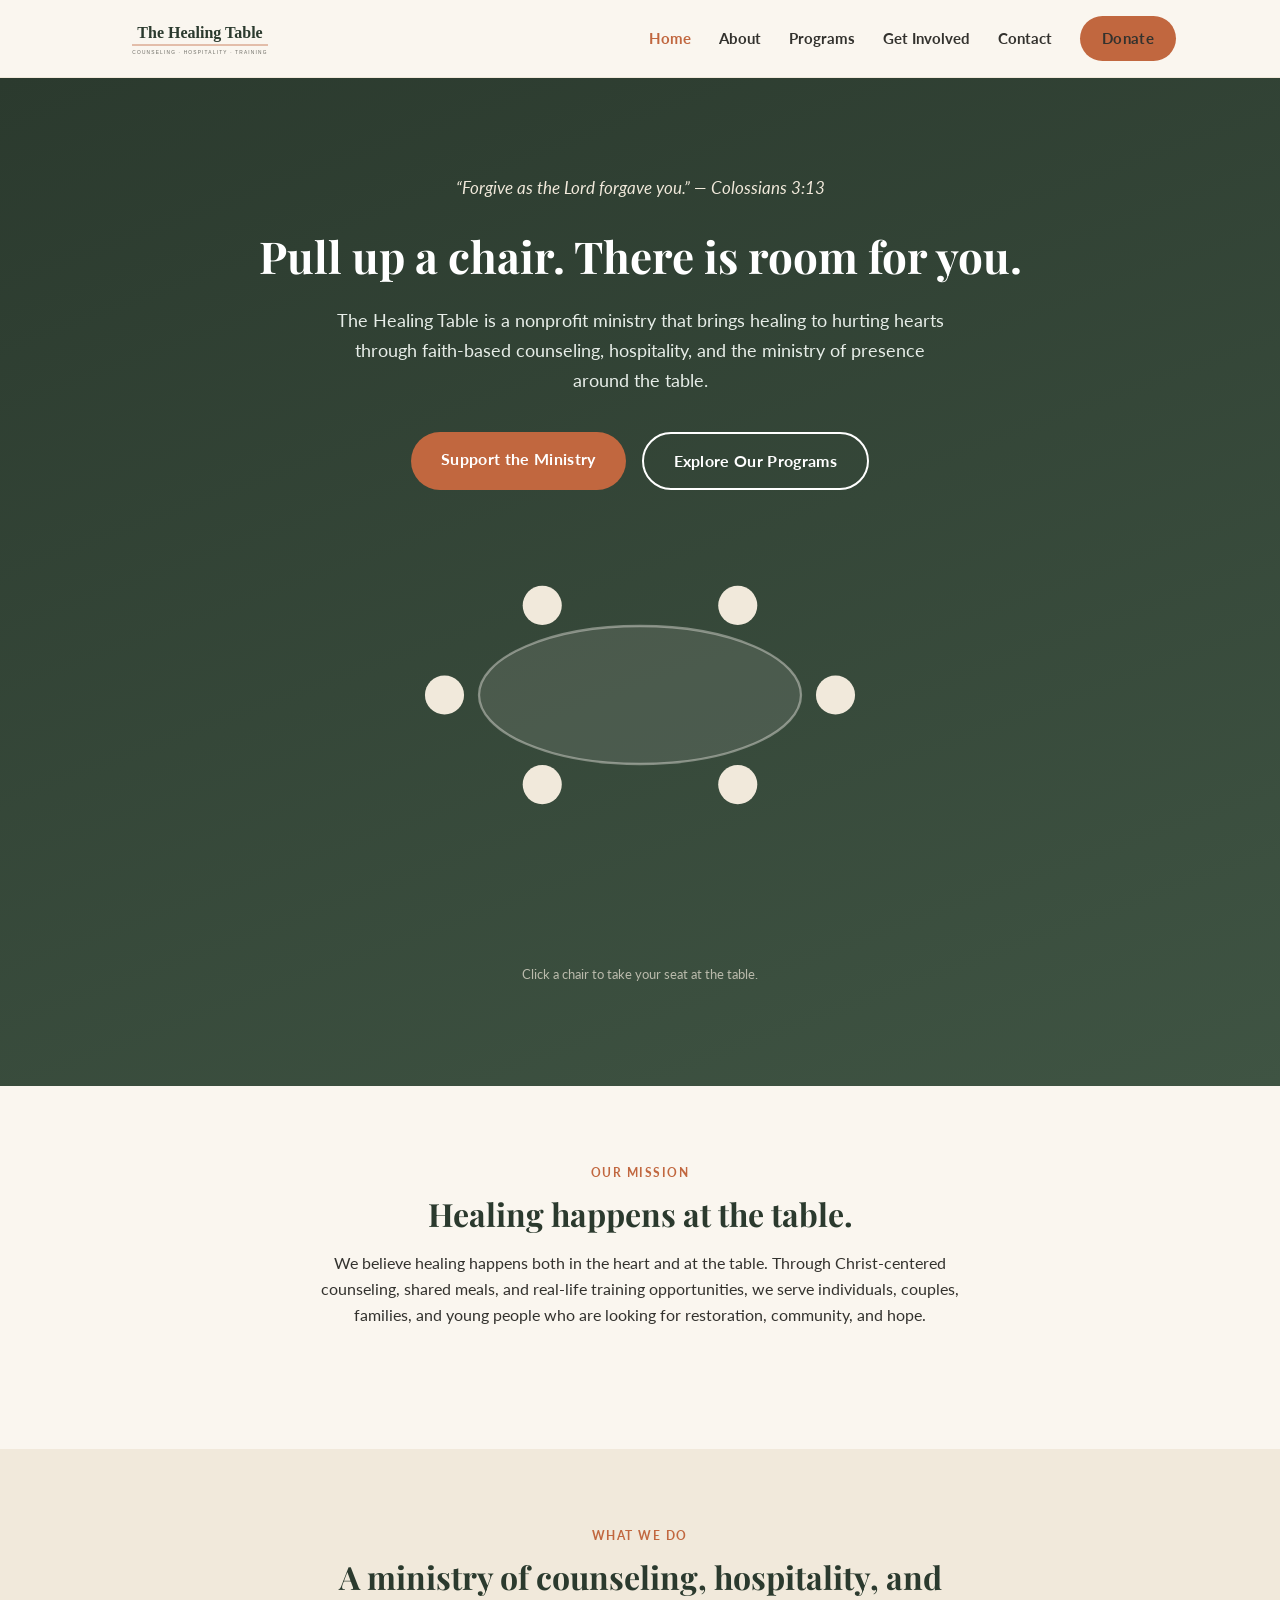
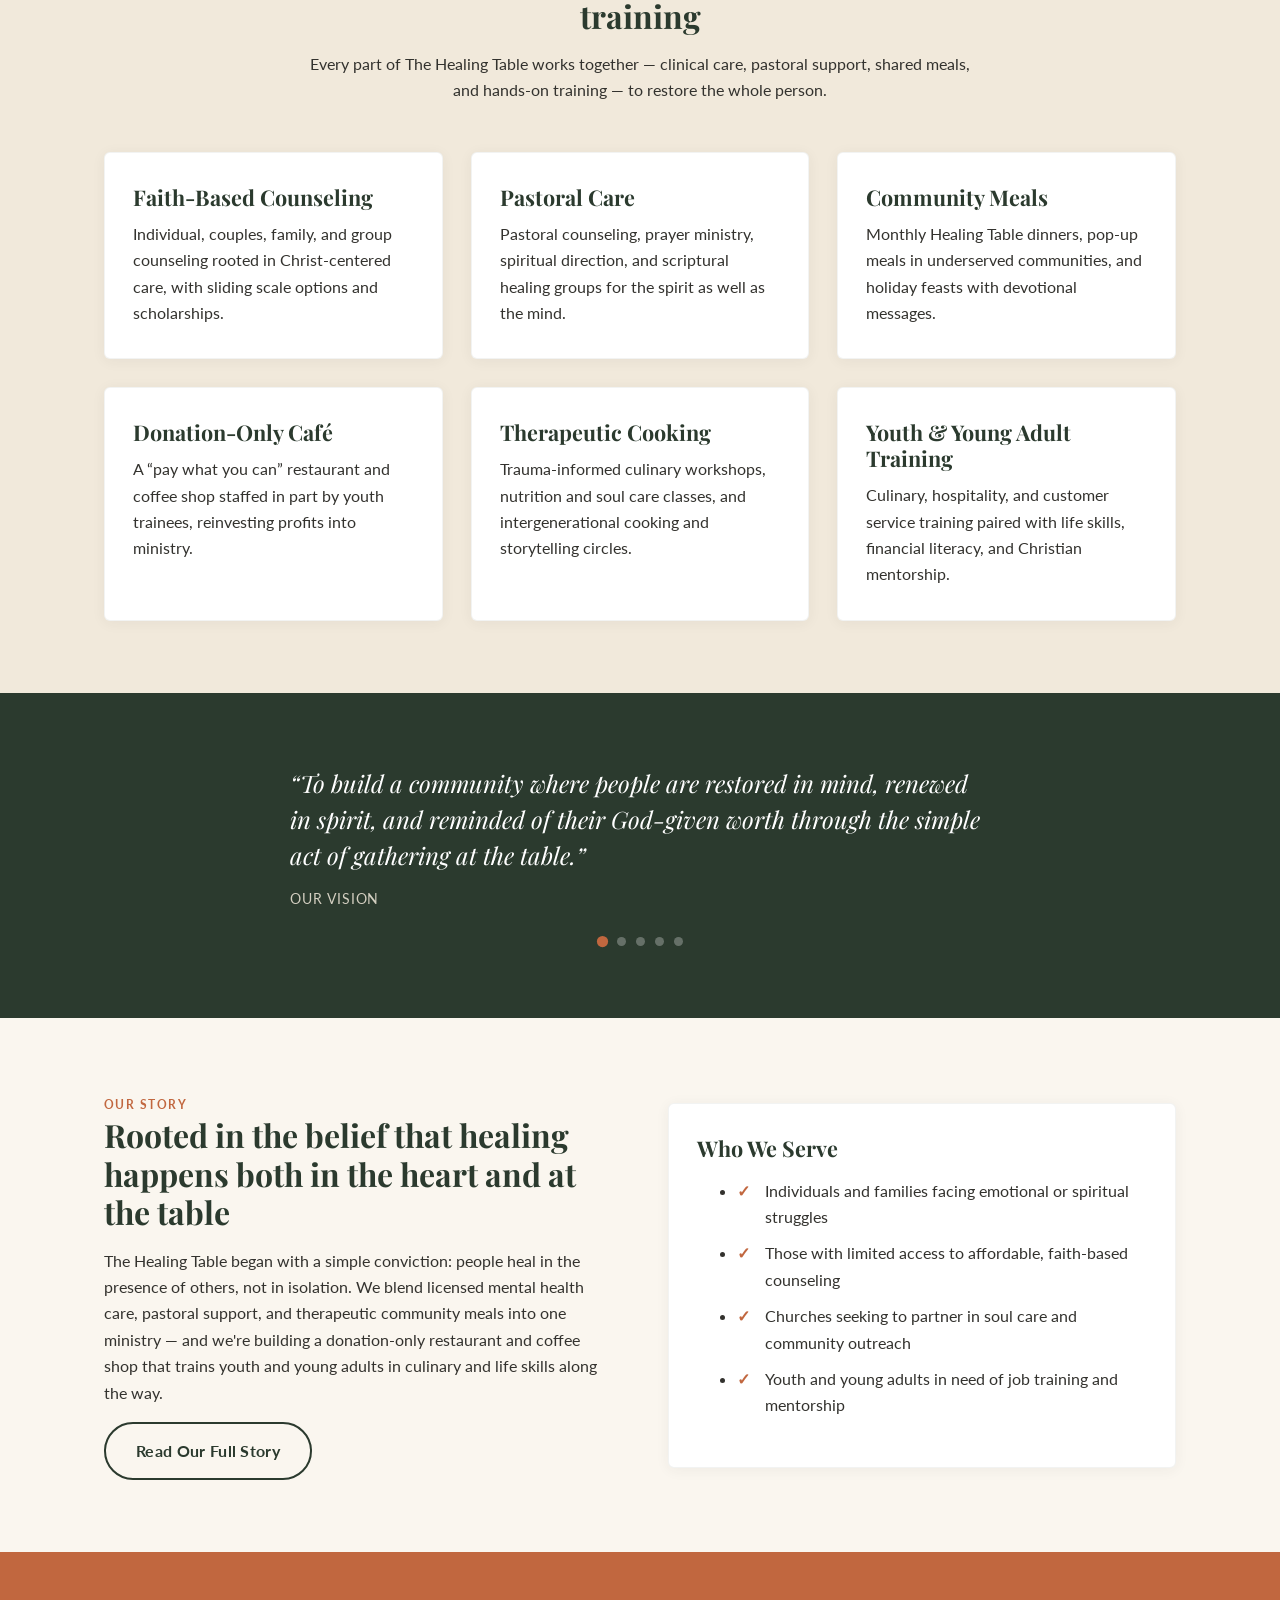
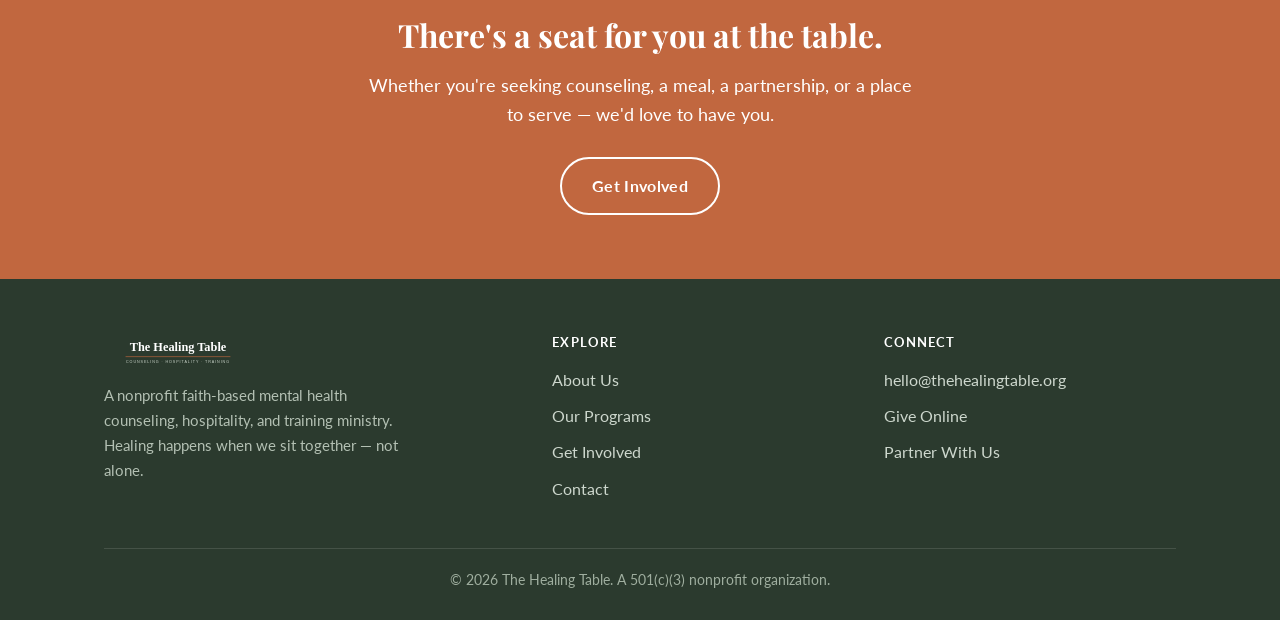
<file: the-healing-table-site-v2/index.html>
<!DOCTYPE html>
<html lang="en">
<head>
<meta charset="UTF-8">
<meta name="viewport" content="width=device-width, initial-scale=1.0">
<title>The Healing Table | Faith-Based Counseling, Hospitality &amp; Training Ministry</title>
<meta name="description" content="The Healing Table is a nonprofit Christian ministry offering faith-based counseling, pastoral care, community meals, and a donation-only restaurant and youth training program.">
<link rel="icon" type="image/svg+xml" href="assets/favicon.svg">
<link rel="preconnect" href="https://fonts.googleapis.com">
<link href="https://fonts.googleapis.com/css2?family=Playfair+Display:wght@600;700&family=Lato:wght@400;700&display=swap" rel="stylesheet">
<link rel="stylesheet" href="css/style.css">
</head>
<body>

<header class="site-header">
  <nav class="nav">
    <a href="index.html" class="nav-brand">
      <img src="assets/logo.svg" alt="The Healing Table" class="logo-img">
    </a>
    <button class="nav-toggle" aria-label="Toggle navigation">&#9776;</button>
    <ul class="nav-links">
      <li><a href="index.html" class="current">Home</a></li>
      <li><a href="about.html">About</a></li>
      <li><a href="services.html">Programs</a></li>
      <li><a href="get-involved.html">Get Involved</a></li>
      <li><a href="contact.html">Contact</a></li>
      <li><a href="get-involved.html#donate" class="btn btn-primary">Donate</a></li>
    </ul>
  </nav>
</header>

<section class="hero">
  <div class="container">
    <p class="verse">&ldquo;Forgive as the Lord forgave you.&rdquo; &mdash; Colossians 3:13</p>
    <h1>Pull up a chair. There is room for you.</h1>
    <p class="lede">The Healing Table is a nonprofit ministry that brings healing to hurting hearts through faith-based counseling, hospitality, and the ministry of presence around the table.</p>
    <div class="hero-actions">
      <a href="get-involved.html#donate" class="btn btn-primary">Support the Ministry</a>
      <a href="services.html" class="btn btn-outline">Explore Our Programs</a>
    </div>

    <div class="seat-table-wrap">
      <svg class="seat-table" viewBox="0 0 400 280" xmlns="http://www.w3.org/2000/svg" aria-label="An illustrated table with six chairs. Click a chair to take a seat.">
        <ellipse cx="200" cy="140" rx="140" ry="60" fill="rgba(250,246,239,0.10)" stroke="rgba(250,246,239,0.4)" stroke-width="2"/>
        <circle class="seat" data-seat="0" cx="370" cy="140" r="17" fill="#f1e9db"/>
        <circle class="seat" data-seat="1" cx="285" cy="217.9" r="17" fill="#f1e9db"/>
        <circle class="seat" data-seat="2" cx="115" cy="217.9" r="17" fill="#f1e9db"/>
        <circle class="seat" data-seat="3" cx="30" cy="140" r="17" fill="#f1e9db"/>
        <circle class="seat" data-seat="4" cx="115" cy="62.1" r="17" fill="#f1e9db"/>
        <circle class="seat" data-seat="5" cx="285" cy="62.1" r="17" fill="#f1e9db"/>
      </svg>
      <p class="seat-message" aria-live="polite"></p>
      <button type="button" class="seat-reset">Choose a different seat</button>
      <p style="font-size:0.8rem;color:var(--color-cream-dark);opacity:0.7;margin-top:8px;">Click a chair to take your seat at the table.</p>
    </div>
  </div>
</section>

<section>
  <div class="container">
    <div class="section-intro reveal">
      <span class="eyebrow">Our Mission</span>
      <h2>Healing happens at the table.</h2>
      <p>We believe healing happens both in the heart and at the table. Through Christ-centered counseling, shared meals, and real-life training opportunities, we serve individuals, couples, families, and young people who are looking for restoration, community, and hope.</p>
    </div>
  </div>
</section>

<section class="section-alt">
  <div class="container">
    <div class="section-intro reveal">
      <span class="eyebrow">What We Do</span>
      <h2>A ministry of counseling, hospitality, and training</h2>
      <p>Every part of The Healing Table works together &mdash; clinical care, pastoral support, shared meals, and hands-on training &mdash; to restore the whole person.</p>
    </div>
    <div class="grid grid-3 reveal-stagger">
      <div class="card reveal reveal-child">
        <h3>Faith-Based Counseling</h3>
        <p>Individual, couples, family, and group counseling rooted in Christ-centered care, with sliding scale options and scholarships.</p>
      </div>
      <div class="card reveal reveal-child">
        <h3>Pastoral Care</h3>
        <p>Pastoral counseling, prayer ministry, spiritual direction, and scriptural healing groups for the spirit as well as the mind.</p>
      </div>
      <div class="card reveal reveal-child">
        <h3>Community Meals</h3>
        <p>Monthly Healing Table dinners, pop-up meals in underserved communities, and holiday feasts with devotional messages.</p>
      </div>
      <div class="card reveal reveal-child">
        <h3>Donation-Only Caf&eacute;</h3>
        <p>A &ldquo;pay what you can&rdquo; restaurant and coffee shop staffed in part by youth trainees, reinvesting profits into ministry.</p>
      </div>
      <div class="card reveal reveal-child">
        <h3>Therapeutic Cooking</h3>
        <p>Trauma-informed culinary workshops, nutrition and soul care classes, and intergenerational cooking and storytelling circles.</p>
      </div>
      <div class="card reveal reveal-child">
        <h3>Youth &amp; Young Adult Training</h3>
        <p>Culinary, hospitality, and customer service training paired with life skills, financial literacy, and Christian mentorship.</p>
      </div>
    </div>
  </div>
</section>

<section class="section-dark">
  <div class="container">
    <div class="quote-carousel reveal">
      <div class="quote-slide active">
        <blockquote>&ldquo;To build a community where people are restored in mind, renewed in spirit, and reminded of their God-given worth through the simple act of gathering at the table.&rdquo;
        <cite>Our Vision</cite></blockquote>
      </div>
      <div class="quote-slide">
        <blockquote>&ldquo;To bring healing to hurting hearts through faith-based counseling, hospitality, and the ministry of presence around the table.&rdquo;
        <cite>Our Mission</cite></blockquote>
      </div>
      <div class="quote-slide">
        <blockquote>&ldquo;Forgive as the Lord forgave you.&rdquo;
        <cite>Colossians 3:13</cite></blockquote>
      </div>
      <div class="quote-slide">
        <blockquote>&ldquo;Practice hospitality to one another without grumbling.&rdquo;
        <cite>1 Peter 4:9</cite></blockquote>
      </div>
      <div class="quote-slide">
        <blockquote>&ldquo;They devoted themselves to the breaking of bread and to prayer.&rdquo;
        <cite>Acts 2:42</cite></blockquote>
      </div>
      <div class="quote-dots"></div>
    </div>
  </div>
</section>

<section>
  <div class="container split">
    <div class="reveal">
      <span class="eyebrow" style="color:var(--color-terracotta);text-transform:uppercase;letter-spacing:0.12em;font-size:0.78rem;font-weight:700;">Our Story</span>
      <h2>Rooted in the belief that healing happens both in the heart and at the table</h2>
      <p>The Healing Table began with a simple conviction: people heal in the presence of others, not in isolation. We blend licensed mental health care, pastoral support, and therapeutic community meals into one ministry &mdash; and we're building a donation-only restaurant and coffee shop that trains youth and young adults in culinary and life skills along the way.</p>
      <a href="about.html" class="btn btn-outline-dark">Read Our Full Story</a>
    </div>
    <div class="card reveal">
      <h3>Who We Serve</h3>
      <ul class="check">
        <li>Individuals and families facing emotional or spiritual struggles</li>
        <li>Those with limited access to affordable, faith-based counseling</li>
        <li>Churches seeking to partner in soul care and community outreach</li>
        <li>Youth and young adults in need of job training and mentorship</li>
      </ul>
    </div>
  </div>
</section>

<section class="cta-band">
  <div class="container reveal">
    <h2>There's a seat for you at the table.</h2>
    <p>Whether you're seeking counseling, a meal, a partnership, or a place to serve &mdash; we'd love to have you.</p>
    <a href="get-involved.html" class="btn btn-outline">Get Involved</a>
  </div>
</section>

<footer class="site-footer">
  <div class="container">
    <div class="footer-grid">
      <div class="footer-brand">
        <img src="assets/logo-light.svg" alt="The Healing Table" class="footer-logo">
        <p>A nonprofit faith-based mental health counseling, hospitality, and training ministry. Healing happens when we sit together &mdash; not alone.</p>
      </div>
      <div>
        <h4>Explore</h4>
        <ul>
          <li><a href="about.html">About Us</a></li>
          <li><a href="services.html">Our Programs</a></li>
          <li><a href="get-involved.html">Get Involved</a></li>
          <li><a href="contact.html">Contact</a></li>
        </ul>
      </div>
      <div>
        <h4>Connect</h4>
        <ul>
          <li><a href="mailto:hello@thehealingtable.org">hello@thehealingtable.org</a></li>
          <li><a href="get-involved.html#donate">Give Online</a></li>
          <li><a href="contact.html">Partner With Us</a></li>
        </ul>
      </div>
    </div>
    <div class="footer-bottom">
      &copy; <span id="year"></span> The Healing Table. A 501(c)(3) nonprofit organization.
    </div>
  </div>
</footer>

<script src="js/main.js"></script>
</body>
</html>
</file>
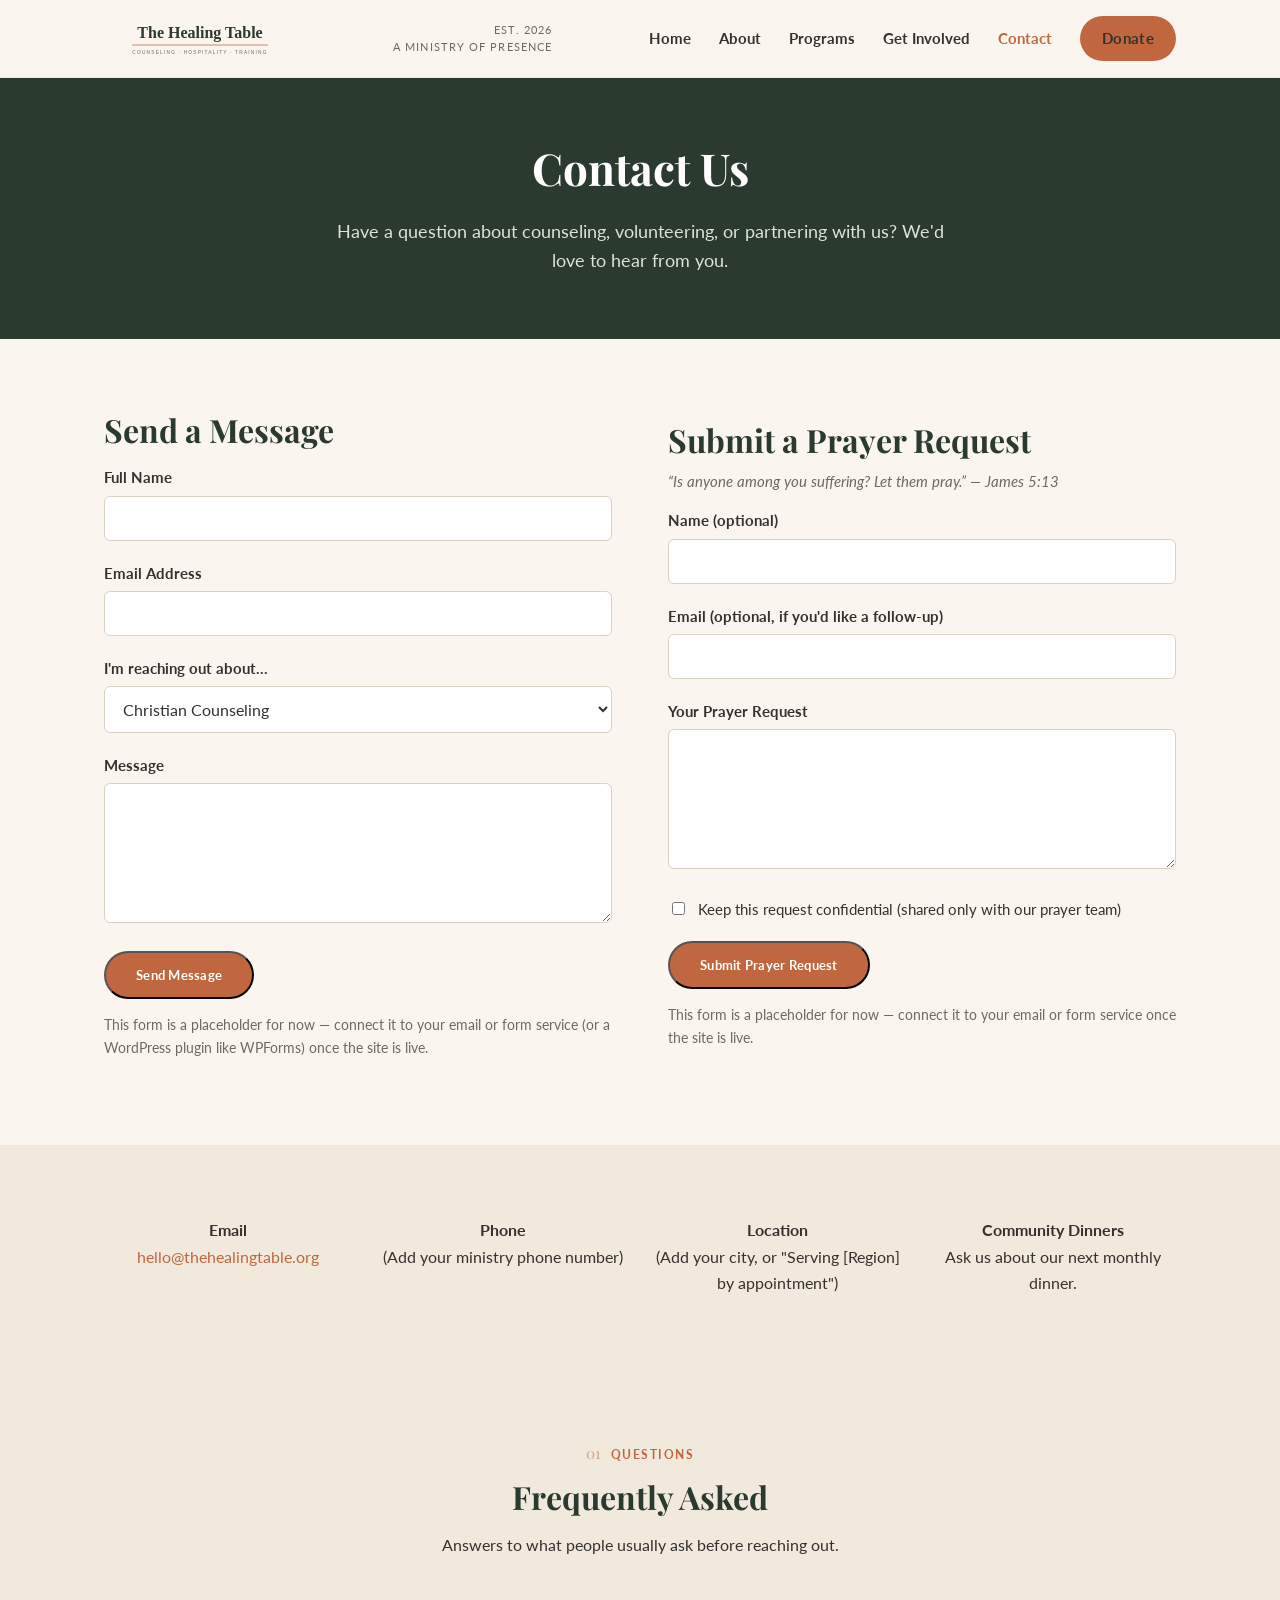
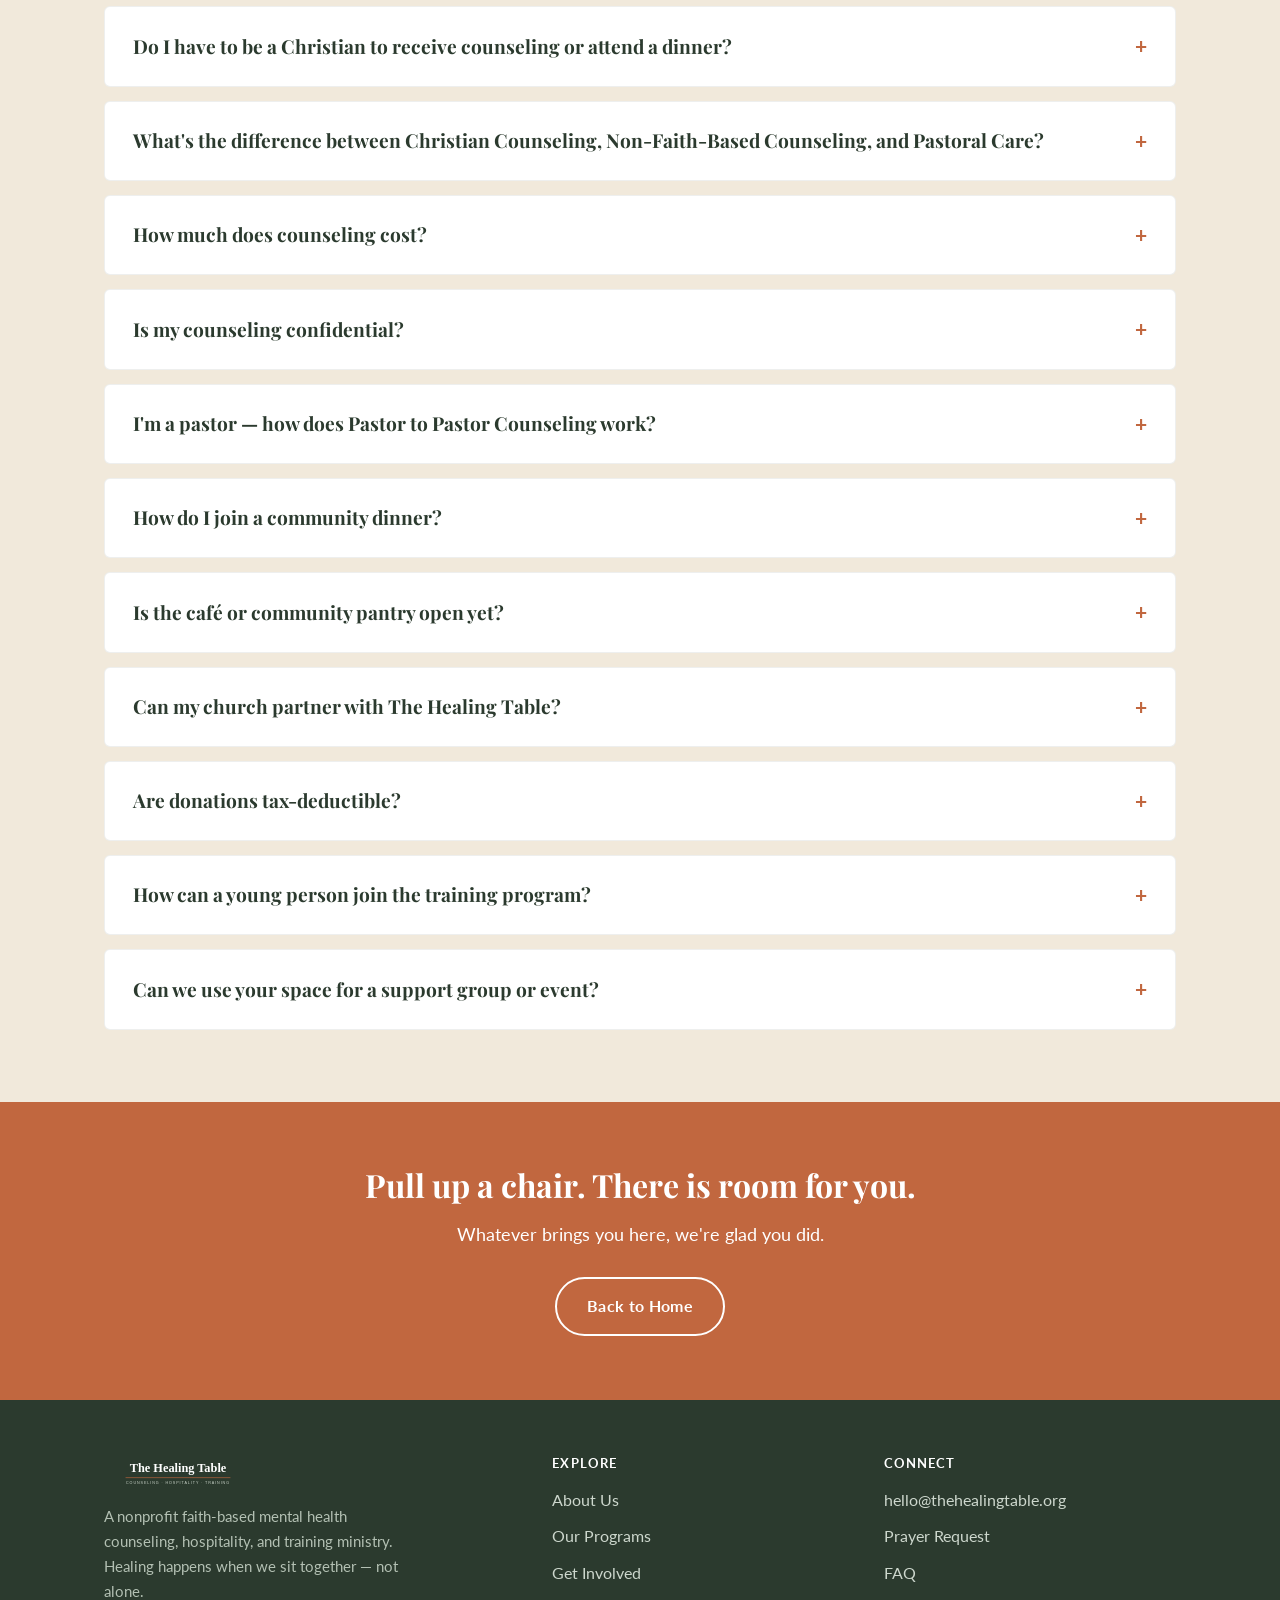
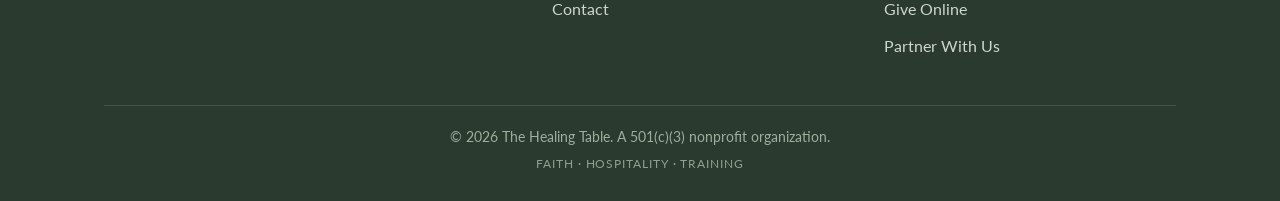
<file: contact.html>
<!DOCTYPE html>
<html lang="en">
<head>
<meta charset="UTF-8">
<meta name="viewport" content="width=device-width, initial-scale=1.0">
<title>Contact | The Healing Table</title>
<meta name="description" content="Get in touch with The Healing Table to ask about counseling, community meals, volunteering, or church partnerships.">
<link rel="icon" type="image/svg+xml" href="assets/favicon.svg">
<link rel="preconnect" href="https://fonts.googleapis.com">
<link href="https://fonts.googleapis.com/css2?family=Playfair+Display:wght@600;700&family=Lato:wght@400;700&display=swap" rel="stylesheet">
<link rel="stylesheet" href="css/style.css">
</head>
<body>

<header class="site-header">
  <nav class="nav">
    <a href="index.html" class="nav-brand">
      <img src="assets/logo.svg" alt="The Healing Table" class="logo-img">
    </a>
    <span class="nav-tagline">Est. 2026<br>A Ministry of Presence</span>
    <button class="nav-toggle" aria-label="Toggle navigation">&#9776;</button>
    <ul class="nav-links">
      <li><a href="index.html">Home</a></li>
      <li><a href="about.html">About</a></li>
      <li><a href="services.html">Programs</a></li>
      <li><a href="get-involved.html">Get Involved</a></li>
      <li><a href="contact.html" class="current">Contact</a></li>
      <li><a href="get-involved.html#donate" class="btn btn-primary">Donate</a></li>
    </ul>
  </nav>
</header>

<section class="page-hero page-hero-photo" style="background-image:url('https://picsum.photos/seed/ministry-contact-hero/1800/600');">
  <div class="container">
    <h1>Contact Us</h1>
    <p>Have a question about counseling, volunteering, or partnering with us? We'd love to hear from you.</p>
  </div>
</section>

<section>
  <div class="container split">
    <div class="reveal">
      <h2>Send a Message</h2>
      <form action="#" method="post">
        <div class="form-group">
          <label for="name">Full Name</label>
          <input type="text" id="name" name="name" required>
        </div>
        <div class="form-group">
          <label for="email">Email Address</label>
          <input type="email" id="email" name="email" required>
        </div>
        <div class="form-group">
          <label for="reason">I'm reaching out about&hellip;</label>
          <select id="reason" name="reason">
            <option>Christian Counseling</option>
            <option>Non-Faith-Based Counseling</option>
            <option>Pastoral Care</option>
            <option>Pastor to Pastor Counseling</option>
            <option>Volunteering</option>
            <option>Church or Community Partnership</option>
            <option>Event Space / Trauma Support Group</option>
            <option>Donating / Giving</option>
            <option>General Question</option>
          </select>
        </div>
        <div class="form-group">
          <label for="message">Message</label>
          <textarea id="message" name="message" required></textarea>
        </div>
        <button type="submit" class="btn btn-primary">Send Message</button>
      </form>
      <p style="margin-top:14px; color:var(--color-text-light); font-size:0.88rem;">This form is a placeholder for now &mdash; connect it to your email or form service (or a WordPress plugin like WPForms) once the site is live.</p>
    </div>

    <div class="reveal" id="prayer">
      <h2>Submit a Prayer Request</h2>
      <p style="font-style:italic;color:var(--color-text-light);font-size:0.92rem;margin-top:-6px;">&ldquo;Is anyone among you suffering? Let them pray.&rdquo; &mdash; James 5:13</p>
      <form action="#" method="post">
        <div class="form-group">
          <label for="prayer-name">Name (optional)</label>
          <input type="text" id="prayer-name" name="prayer-name">
        </div>
        <div class="form-group">
          <label for="prayer-email">Email (optional, if you'd like a follow-up)</label>
          <input type="email" id="prayer-email" name="prayer-email">
        </div>
        <div class="form-group">
          <label for="prayer-request">Your Prayer Request</label>
          <textarea id="prayer-request" name="prayer-request" required></textarea>
        </div>
        <div class="form-group" style="display:flex;align-items:center;gap:10px;">
          <input type="checkbox" id="prayer-confidential" name="prayer-confidential" style="width:auto;">
          <label for="prayer-confidential" style="margin:0;font-weight:400;">Keep this request confidential (shared only with our prayer team)</label>
        </div>
        <button type="submit" class="btn btn-primary">Submit Prayer Request</button>
      </form>
      <p style="margin-top:14px; color:var(--color-text-light); font-size:0.88rem;">This form is a placeholder for now &mdash; connect it to your email or form service once the site is live.</p>
    </div>
  </div>
</section>

<section class="section-alt">
  <div class="container">
    <div class="grid grid-4 reveal-stagger" style="text-align:center;">
      <div class="reveal reveal-child">
        <strong>Email</strong><br>
        <a href="mailto:hello@thehealingtable.org">hello@thehealingtable.org</a>
      </div>
      <div class="reveal reveal-child">
        <strong>Phone</strong><br>
        <span>(Add your ministry phone number)</span>
      </div>
      <div class="reveal reveal-child">
        <strong>Location</strong><br>
        <span>(Add your city, or "Serving [Region] by appointment")</span>
      </div>
      <div class="reveal reveal-child">
        <strong>Community Dinners</strong><br>
        <span>Ask us about our next monthly dinner.</span>
      </div>
    </div>
  </div>
</section>

<section class="section-alt" id="faq">
  <div class="container">
    <div class="section-intro reveal">
      <span class="eyebrow-num"><span class="num">01</span><span class="label">Questions</span></span>
      <h2>Frequently Asked</h2>
      <p>Answers to what people usually ask before reaching out.</p>
    </div>
    <div class="explorer">

      <details class="explorer-item reveal">
        <summary>
          <div class="summary-text">Do I have to be a Christian to receive counseling or attend a dinner?</div>
          <span class="chevron">+</span>
        </summary>
        <div class="explorer-body">
          <p>No. Our doors are open to anyone seeking support, regardless of faith background. Ask for Non-Faith-Based Counseling if you'd rather your sessions not include scripture or prayer &mdash; it's the same licensed clinical care, just without the religious lens. Everyone has a seat at the table.</p>
        </div>
      </details>

      <details class="explorer-item reveal">
        <summary>
          <div class="summary-text">What's the difference between Christian Counseling, Non-Faith-Based Counseling, and Pastoral Care?</div>
          <span class="chevron">+</span>
        </summary>
        <div class="explorer-body">
          <p>Christian Counseling and Non-Faith-Based Counseling are both licensed clinical care from the same counselors &mdash; the only difference is whether faith is woven into your sessions. Pastoral Care is different: it's spiritual support from one of our pastors (prayer, spiritual direction, biblical encouragement), not clinical treatment, and it's not a substitute for licensed counseling. Many people use both together.</p>
        </div>
      </details>

      <details class="explorer-item reveal">
        <summary>
          <div class="summary-text">How much does counseling cost?</div>
          <span class="chevron">+</span>
        </summary>
        <div class="explorer-body">
          <p>We offer sliding-scale payment options and scholarships, so cost is never a barrier to getting care. Ask us about what's available when you reach out.</p>
        </div>
      </details>

      <details class="explorer-item reveal">
        <summary>
          <div class="summary-text">Is my counseling confidential?</div>
          <span class="chevron">+</span>
        </summary>
        <div class="explorer-body">
          <p>Yes. Our licensed counselors follow standard confidentiality and clinical supervision protocols, and we carry liability insurance to support that care.</p>
        </div>
      </details>

      <details class="explorer-item reveal">
        <summary>
          <div class="summary-text">I'm a pastor &mdash; how does Pastor to Pastor Counseling work?</div>
          <span class="chevron">+</span>
        </summary>
        <div class="explorer-body">
          <p>This service offers confidential, one-on-one counseling for pastors and ministry leaders in Baton Rouge and the surrounding areas &mdash; a space to be cared for yourself, outside your own congregation. Reach out through the form above and mention Pastor to Pastor Counseling in your message.</p>
        </div>
      </details>

      <details class="explorer-item reveal">
        <summary>
          <div class="summary-text">How do I join a community dinner?</div>
          <span class="chevron">+</span>
        </summary>
        <div class="explorer-body">
          <p>Reach out through the form above or by email, and we'll let you know the date, time, and location of our next Healing Table dinner. No strings attached &mdash; just come as you are.</p>
        </div>
      </details>

      <details class="explorer-item reveal">
        <summary>
          <div class="summary-text">Is the caf&eacute; or community pantry open yet?</div>
          <span class="chevron">+</span>
        </summary>
        <div class="explorer-body">
          <p>Not yet &mdash; the caf&eacute;, teaching kitchen, and community pantry open together as part of our Phase 2 expansion. The pantry will offer groceries and household essentials to anyone in need, no questions asked. Reach out to be added to our list and hear first when it opens.</p>
        </div>
      </details>

      <details class="explorer-item reveal">
        <summary>
          <div class="summary-text">Can my church partner with The Healing Table?</div>
          <span class="chevron">+</span>
        </summary>
        <div class="explorer-body">
          <p>Absolutely. We partner with churches for speaking engagements, co-hosted community meals, and scholarship sponsorships. Visit our Get Involved page or contact us to start the conversation.</p>
        </div>
      </details>

      <details class="explorer-item reveal">
        <summary>
          <div class="summary-text">Are donations tax-deductible?</div>
          <span class="chevron">+</span>
        </summary>
        <div class="explorer-body">
          <p>Yes. The Healing Table is a 501(c)(3) nonprofit organization, and every gift is tax-deductible.</p>
        </div>
      </details>

      <details class="explorer-item reveal">
        <summary>
          <div class="summary-text">How can a young person join the training program?</div>
          <span class="chevron">+</span>
        </summary>
        <div class="explorer-body">
          <p>Our Youth &amp; Young Adult Training Program launches alongside our Phase 2 facility expansion. Contact us to be added to the interest list so you're first to know when applications open.</p>
        </div>
      </details>

      <details class="explorer-item reveal">
        <summary>
          <div class="summary-text">Can we use your space for a support group or event?</div>
          <span class="chevron">+</span>
        </summary>
        <div class="explorer-body">
          <p>That's the plan &mdash; our trauma-informed event space opens as part of our Phase 2 facility expansion, available for community partners, outside organizations, and support groups. Reach out to be added to our list and hear first when it's ready.</p>
        </div>
      </details>

    </div>
  </div>
</section>

<section class="cta-band">
  <div class="container reveal">
    <h2>Pull up a chair. There is room for you.</h2>
    <p>Whatever brings you here, we're glad you did.</p>
    <a href="index.html" class="btn btn-outline">Back to Home</a>
  </div>
</section>

<footer class="site-footer">
  <div class="container">
    <div class="footer-grid">
      <div class="footer-brand">
        <img src="assets/logo-light.svg" alt="The Healing Table" class="footer-logo">
        <p>A nonprofit faith-based mental health counseling, hospitality, and training ministry. Healing happens when we sit together &mdash; not alone.</p>
      </div>
      <div>
        <h4>Explore</h4>
        <ul>
          <li><a href="about.html">About Us</a></li>
          <li><a href="services.html">Our Programs</a></li>
          <li><a href="get-involved.html">Get Involved</a></li>
          <li><a href="contact.html">Contact</a></li>
        </ul>
      </div>
      <div>
        <h4>Connect</h4>
        <ul>
          <li><a href="mailto:hello@thehealingtable.org">hello@thehealingtable.org</a></li>
          <li><a href="contact.html#prayer">Prayer Request</a></li>
          <li><a href="contact.html#faq">FAQ</a></li>
          <li><a href="get-involved.html#donate">Give Online</a></li>
          <li><a href="contact.html">Partner With Us</a></li>
        </ul>
      </div>
    </div>
    <div class="footer-bottom">
      &copy; <span id="year"></span> The Healing Table. A 501(c)(3) nonprofit organization.<div class="footer-meta">Faith &middot; Hospitality &middot; Training</div>
    </div>
  </div>
</footer>

<script src="js/main.js"></script>
</body>
</html>
</file>
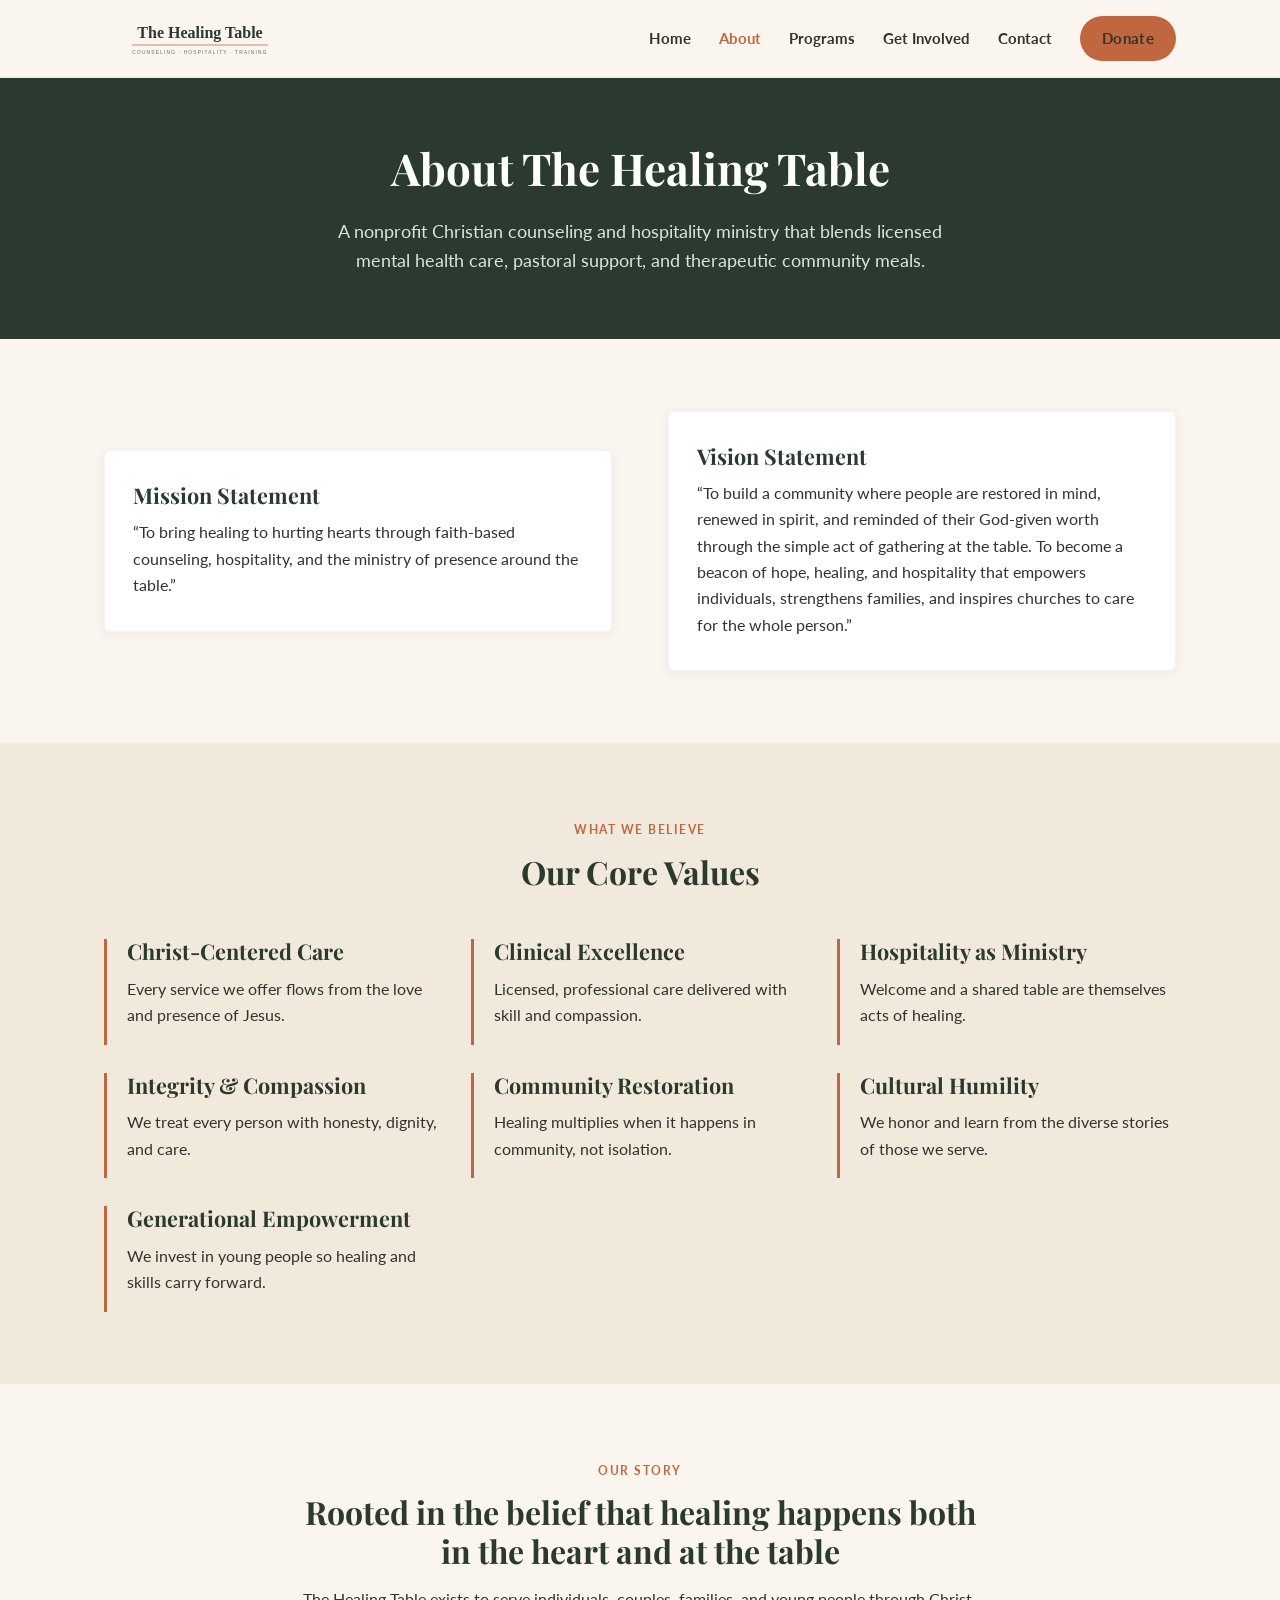
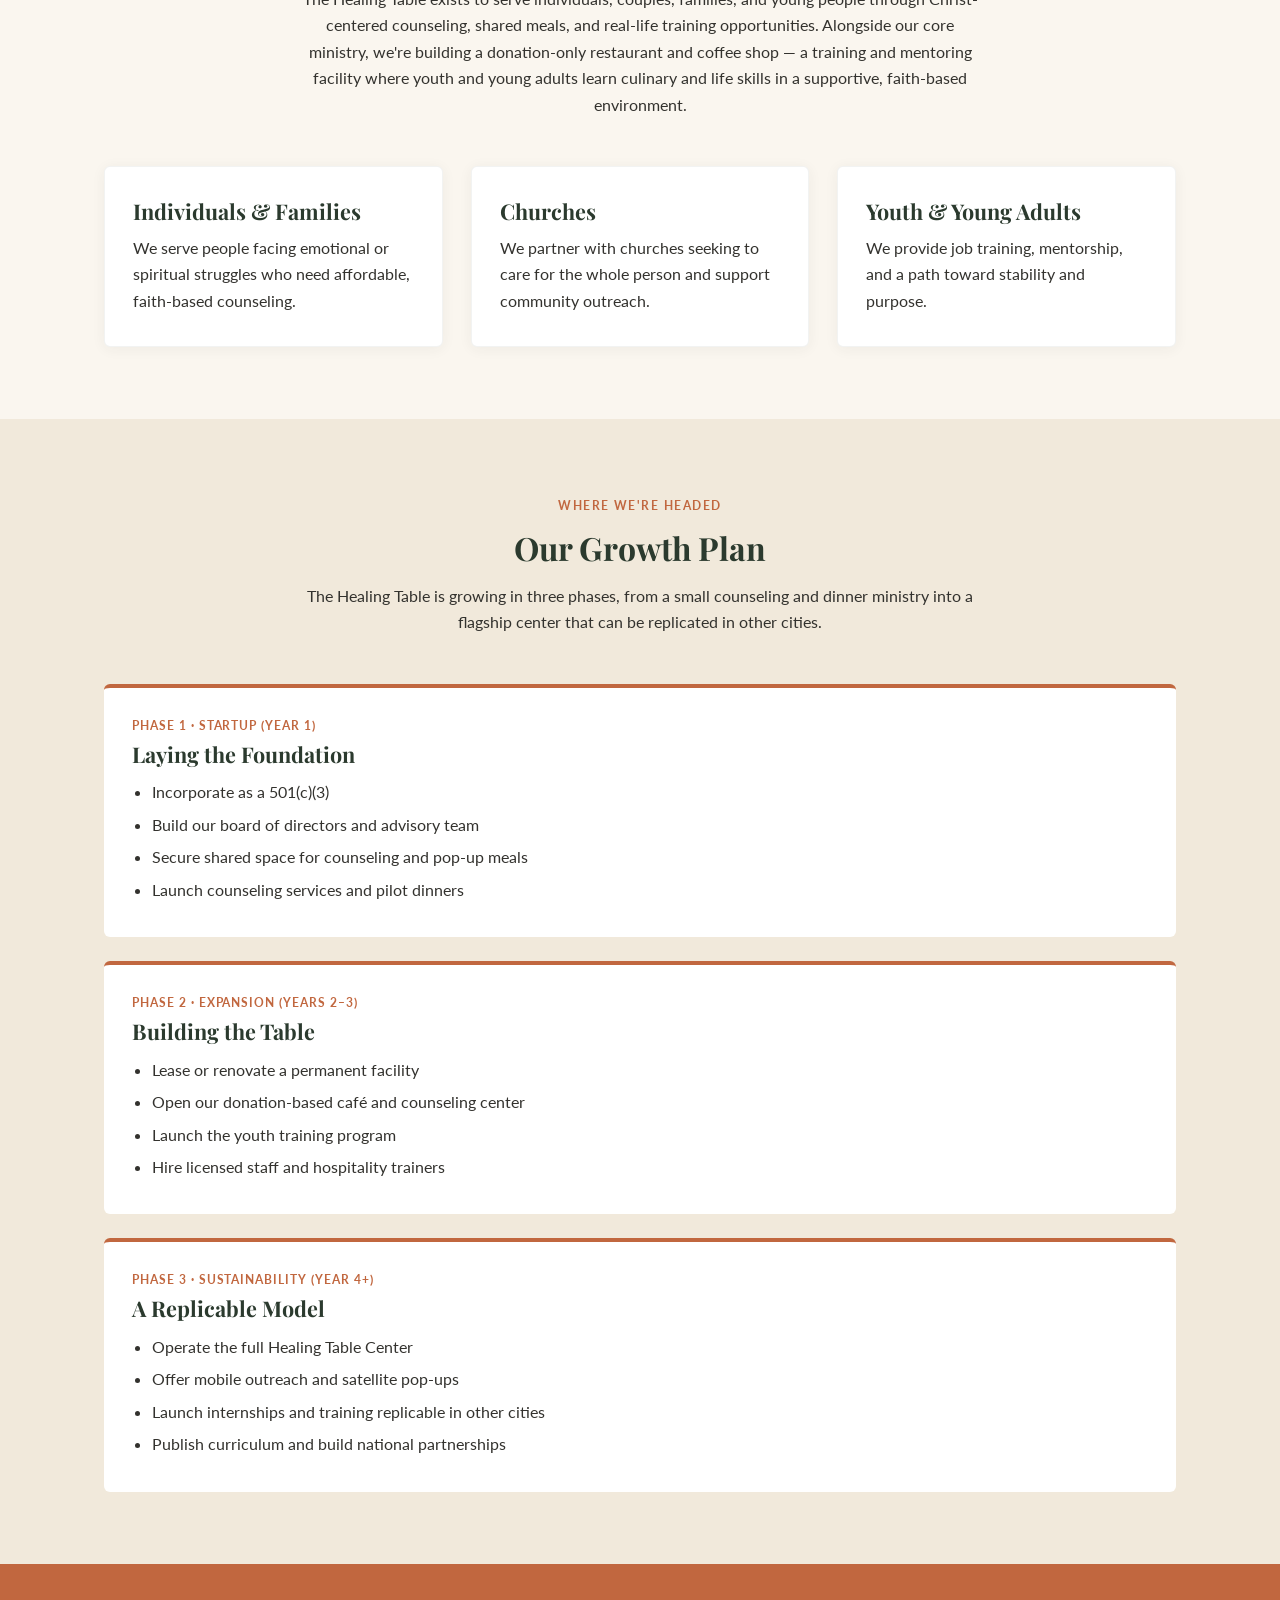
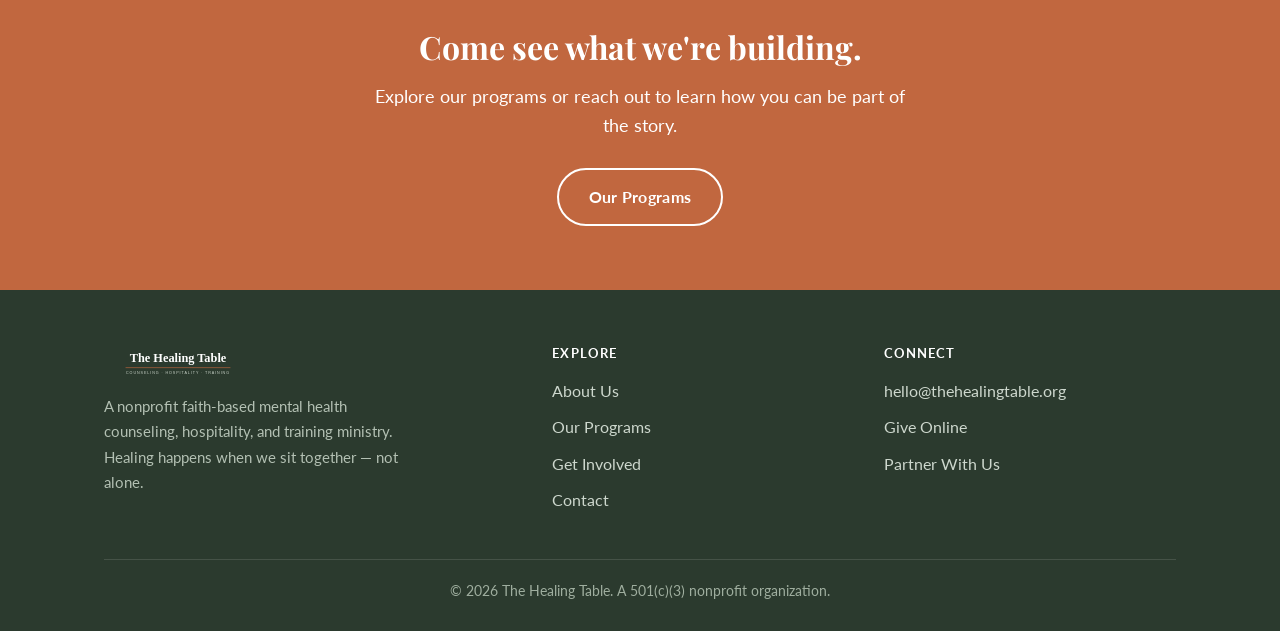
<file: the-healing-table-site-v2/about.html>
<!DOCTYPE html>
<html lang="en">
<head>
<meta charset="UTF-8">
<meta name="viewport" content="width=device-width, initial-scale=1.0">
<title>About | The Healing Table</title>
<meta name="description" content="Learn about The Healing Table's mission, vision, and core values as a faith-based counseling, hospitality, and training ministry.">
<link rel="icon" type="image/svg+xml" href="assets/favicon.svg">
<link rel="preconnect" href="https://fonts.googleapis.com">
<link href="https://fonts.googleapis.com/css2?family=Playfair+Display:wght@600;700&family=Lato:wght@400;700&display=swap" rel="stylesheet">
<link rel="stylesheet" href="css/style.css">
</head>
<body>

<header class="site-header">
  <nav class="nav">
    <a href="index.html" class="nav-brand">
      <img src="assets/logo.svg" alt="The Healing Table" class="logo-img">
    </a>
    <button class="nav-toggle" aria-label="Toggle navigation">&#9776;</button>
    <ul class="nav-links">
      <li><a href="index.html">Home</a></li>
      <li><a href="about.html" class="current">About</a></li>
      <li><a href="services.html">Programs</a></li>
      <li><a href="get-involved.html">Get Involved</a></li>
      <li><a href="contact.html">Contact</a></li>
      <li><a href="get-involved.html#donate" class="btn btn-primary">Donate</a></li>
    </ul>
  </nav>
</header>

<section class="page-hero">
  <div class="container">
    <h1>About The Healing Table</h1>
    <p>A nonprofit Christian counseling and hospitality ministry that blends licensed mental health care, pastoral support, and therapeutic community meals.</p>
  </div>
</section>

<section>
  <div class="container split">
    <div class="card reveal">
      <h3>Mission Statement</h3>
      <p>&ldquo;To bring healing to hurting hearts through faith-based counseling, hospitality, and the ministry of presence around the table.&rdquo;</p>
    </div>
    <div class="card reveal">
      <h3>Vision Statement</h3>
      <p>&ldquo;To build a community where people are restored in mind, renewed in spirit, and reminded of their God-given worth through the simple act of gathering at the table. To become a beacon of hope, healing, and hospitality that empowers individuals, strengthens families, and inspires churches to care for the whole person.&rdquo;</p>
    </div>
  </div>
</section>

<section class="section-alt">
  <div class="container">
    <div class="section-intro reveal">
      <span class="eyebrow">What We Believe</span>
      <h2>Our Core Values</h2>
    </div>
    <div class="grid grid-3 reveal-stagger">
      <div class="value-card reveal reveal-child">
        <h3>Christ-Centered Care</h3>
        <p>Every service we offer flows from the love and presence of Jesus.</p>
      </div>
      <div class="value-card reveal reveal-child">
        <h3>Clinical Excellence</h3>
        <p>Licensed, professional care delivered with skill and compassion.</p>
      </div>
      <div class="value-card reveal reveal-child">
        <h3>Hospitality as Ministry</h3>
        <p>Welcome and a shared table are themselves acts of healing.</p>
      </div>
      <div class="value-card reveal reveal-child">
        <h3>Integrity &amp; Compassion</h3>
        <p>We treat every person with honesty, dignity, and care.</p>
      </div>
      <div class="value-card reveal reveal-child">
        <h3>Community Restoration</h3>
        <p>Healing multiplies when it happens in community, not isolation.</p>
      </div>
      <div class="value-card reveal reveal-child">
        <h3>Cultural Humility</h3>
        <p>We honor and learn from the diverse stories of those we serve.</p>
      </div>
      <div class="value-card reveal reveal-child">
        <h3>Generational Empowerment</h3>
        <p>We invest in young people so healing and skills carry forward.</p>
      </div>
    </div>
  </div>
</section>

<section>
  <div class="container">
    <div class="section-intro reveal">
      <span class="eyebrow">Our Story</span>
      <h2>Rooted in the belief that healing happens both in the heart and at the table</h2>
      <p>The Healing Table exists to serve individuals, couples, families, and young people through Christ-centered counseling, shared meals, and real-life training opportunities. Alongside our core ministry, we're building a donation-only restaurant and coffee shop &mdash; a training and mentoring facility where youth and young adults learn culinary and life skills in a supportive, faith-based environment.</p>
    </div>
    <div class="grid grid-3 reveal-stagger">
      <div class="card reveal reveal-child">
        <h3>Individuals &amp; Families</h3>
        <p>We serve people facing emotional or spiritual struggles who need affordable, faith-based counseling.</p>
      </div>
      <div class="card reveal reveal-child">
        <h3>Churches</h3>
        <p>We partner with churches seeking to care for the whole person and support community outreach.</p>
      </div>
      <div class="card reveal reveal-child">
        <h3>Youth &amp; Young Adults</h3>
        <p>We provide job training, mentorship, and a path toward stability and purpose.</p>
      </div>
    </div>
  </div>
</section>

<section class="section-alt">
  <div class="container">
    <div class="section-intro reveal">
      <span class="eyebrow">Where We're Headed</span>
      <h2>Our Growth Plan</h2>
      <p>The Healing Table is growing in three phases, from a small counseling and dinner ministry into a flagship center that can be replicated in other cities.</p>
    </div>
    <div class="timeline">
      <div class="timeline-item reveal">
        <span class="phase-label">Phase 1 &middot; Startup (Year 1)</span>
        <h3>Laying the Foundation</h3>
        <ul>
          <li>Incorporate as a 501(c)(3)</li>
          <li>Build our board of directors and advisory team</li>
          <li>Secure shared space for counseling and pop-up meals</li>
          <li>Launch counseling services and pilot dinners</li>
        </ul>
      </div>
      <div class="timeline-item reveal">
        <span class="phase-label">Phase 2 &middot; Expansion (Years 2&ndash;3)</span>
        <h3>Building the Table</h3>
        <ul>
          <li>Lease or renovate a permanent facility</li>
          <li>Open our donation-based caf&eacute; and counseling center</li>
          <li>Launch the youth training program</li>
          <li>Hire licensed staff and hospitality trainers</li>
        </ul>
      </div>
      <div class="timeline-item reveal">
        <span class="phase-label">Phase 3 &middot; Sustainability (Year 4+)</span>
        <h3>A Replicable Model</h3>
        <ul>
          <li>Operate the full Healing Table Center</li>
          <li>Offer mobile outreach and satellite pop-ups</li>
          <li>Launch internships and training replicable in other cities</li>
          <li>Publish curriculum and build national partnerships</li>
        </ul>
      </div>
    </div>
  </div>
</section>

<section class="cta-band">
  <div class="container reveal">
    <h2>Come see what we're building.</h2>
    <p>Explore our programs or reach out to learn how you can be part of the story.</p>
    <a href="services.html" class="btn btn-outline">Our Programs</a>
  </div>
</section>

<footer class="site-footer">
  <div class="container">
    <div class="footer-grid">
      <div class="footer-brand">
        <img src="assets/logo-light.svg" alt="The Healing Table" class="footer-logo">
        <p>A nonprofit faith-based mental health counseling, hospitality, and training ministry. Healing happens when we sit together &mdash; not alone.</p>
      </div>
      <div>
        <h4>Explore</h4>
        <ul>
          <li><a href="about.html">About Us</a></li>
          <li><a href="services.html">Our Programs</a></li>
          <li><a href="get-involved.html">Get Involved</a></li>
          <li><a href="contact.html">Contact</a></li>
        </ul>
      </div>
      <div>
        <h4>Connect</h4>
        <ul>
          <li><a href="mailto:hello@thehealingtable.org">hello@thehealingtable.org</a></li>
          <li><a href="get-involved.html#donate">Give Online</a></li>
          <li><a href="contact.html">Partner With Us</a></li>
        </ul>
      </div>
    </div>
    <div class="footer-bottom">
      &copy; <span id="year"></span> The Healing Table. A 501(c)(3) nonprofit organization.
    </div>
  </div>
</footer>

<script src="js/main.js"></script>
</body>
</html>
</file>
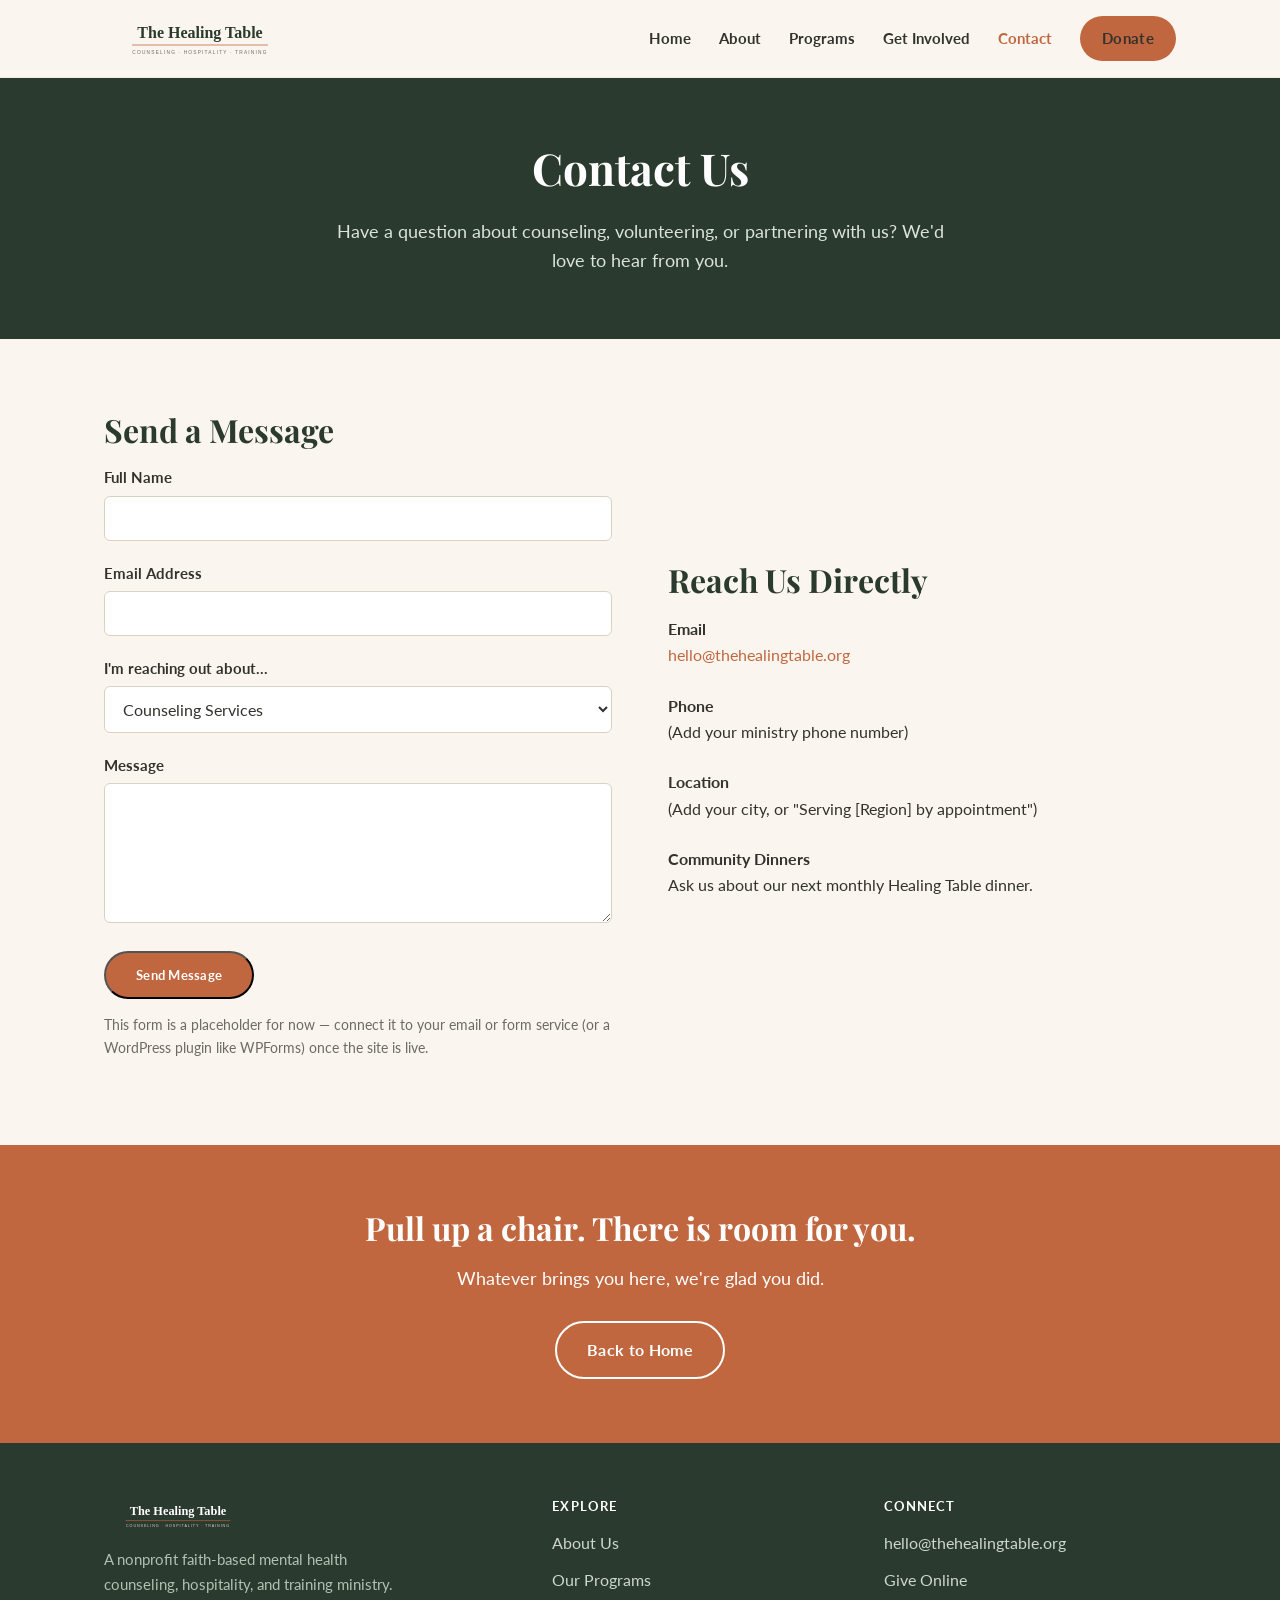
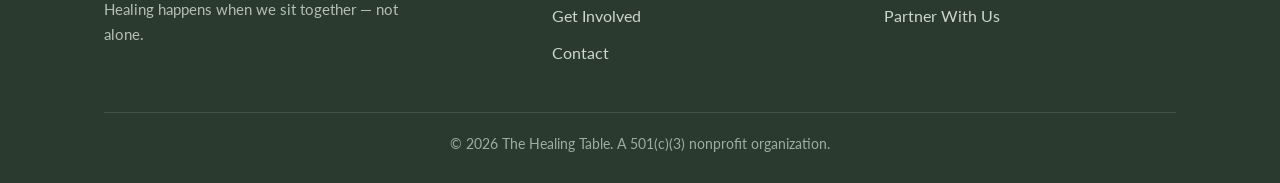
<file: the-healing-table-site-v2/contact.html>
<!DOCTYPE html>
<html lang="en">
<head>
<meta charset="UTF-8">
<meta name="viewport" content="width=device-width, initial-scale=1.0">
<title>Contact | The Healing Table</title>
<meta name="description" content="Get in touch with The Healing Table to ask about counseling, community meals, volunteering, or church partnerships.">
<link rel="icon" type="image/svg+xml" href="assets/favicon.svg">
<link rel="preconnect" href="https://fonts.googleapis.com">
<link href="https://fonts.googleapis.com/css2?family=Playfair+Display:wght@600;700&family=Lato:wght@400;700&display=swap" rel="stylesheet">
<link rel="stylesheet" href="css/style.css">
</head>
<body>

<header class="site-header">
  <nav class="nav">
    <a href="index.html" class="nav-brand">
      <img src="assets/logo.svg" alt="The Healing Table" class="logo-img">
    </a>
    <button class="nav-toggle" aria-label="Toggle navigation">&#9776;</button>
    <ul class="nav-links">
      <li><a href="index.html">Home</a></li>
      <li><a href="about.html">About</a></li>
      <li><a href="services.html">Programs</a></li>
      <li><a href="get-involved.html">Get Involved</a></li>
      <li><a href="contact.html" class="current">Contact</a></li>
      <li><a href="get-involved.html#donate" class="btn btn-primary">Donate</a></li>
    </ul>
  </nav>
</header>

<section class="page-hero">
  <div class="container">
    <h1>Contact Us</h1>
    <p>Have a question about counseling, volunteering, or partnering with us? We'd love to hear from you.</p>
  </div>
</section>

<section>
  <div class="container split">
    <div class="reveal">
      <h2>Send a Message</h2>
      <form action="#" method="post">
        <div class="form-group">
          <label for="name">Full Name</label>
          <input type="text" id="name" name="name" required>
        </div>
        <div class="form-group">
          <label for="email">Email Address</label>
          <input type="email" id="email" name="email" required>
        </div>
        <div class="form-group">
          <label for="reason">I'm reaching out about&hellip;</label>
          <select id="reason" name="reason">
            <option>Counseling Services</option>
            <option>Volunteering</option>
            <option>Church or Community Partnership</option>
            <option>Donating / Giving</option>
            <option>General Question</option>
          </select>
        </div>
        <div class="form-group">
          <label for="message">Message</label>
          <textarea id="message" name="message" required></textarea>
        </div>
        <button type="submit" class="btn btn-primary">Send Message</button>
      </form>
      <p style="margin-top:14px; color:var(--color-text-light); font-size:0.88rem;">This form is a placeholder for now &mdash; connect it to your email or form service (or a WordPress plugin like WPForms) once the site is live.</p>
    </div>

    <div class="reveal">
      <h2>Reach Us Directly</h2>
      <div class="contact-info-item">
        <div>
          <strong>Email</strong><br>
          <a href="mailto:hello@thehealingtable.org">hello@thehealingtable.org</a>
        </div>
      </div>
      <div class="contact-info-item">
        <div>
          <strong>Phone</strong><br>
          <span>(Add your ministry phone number)</span>
        </div>
      </div>
      <div class="contact-info-item">
        <div>
          <strong>Location</strong><br>
          <span>(Add your city, or "Serving [Region] by appointment")</span>
        </div>
      </div>
      <div class="contact-info-item">
        <div>
          <strong>Community Dinners</strong><br>
          <span>Ask us about our next monthly Healing Table dinner.</span>
        </div>
      </div>
    </div>
  </div>
</section>

<section class="cta-band">
  <div class="container reveal">
    <h2>Pull up a chair. There is room for you.</h2>
    <p>Whatever brings you here, we're glad you did.</p>
    <a href="index.html" class="btn btn-outline">Back to Home</a>
  </div>
</section>

<footer class="site-footer">
  <div class="container">
    <div class="footer-grid">
      <div class="footer-brand">
        <img src="assets/logo-light.svg" alt="The Healing Table" class="footer-logo">
        <p>A nonprofit faith-based mental health counseling, hospitality, and training ministry. Healing happens when we sit together &mdash; not alone.</p>
      </div>
      <div>
        <h4>Explore</h4>
        <ul>
          <li><a href="about.html">About Us</a></li>
          <li><a href="services.html">Our Programs</a></li>
          <li><a href="get-involved.html">Get Involved</a></li>
          <li><a href="contact.html">Contact</a></li>
        </ul>
      </div>
      <div>
        <h4>Connect</h4>
        <ul>
          <li><a href="mailto:hello@thehealingtable.org">hello@thehealingtable.org</a></li>
          <li><a href="get-involved.html#donate">Give Online</a></li>
          <li><a href="contact.html">Partner With Us</a></li>
        </ul>
      </div>
    </div>
    <div class="footer-bottom">
      &copy; <span id="year"></span> The Healing Table. A 501(c)(3) nonprofit organization.
    </div>
  </div>
</footer>

<script src="js/main.js"></script>
</body>
</html>
</file>
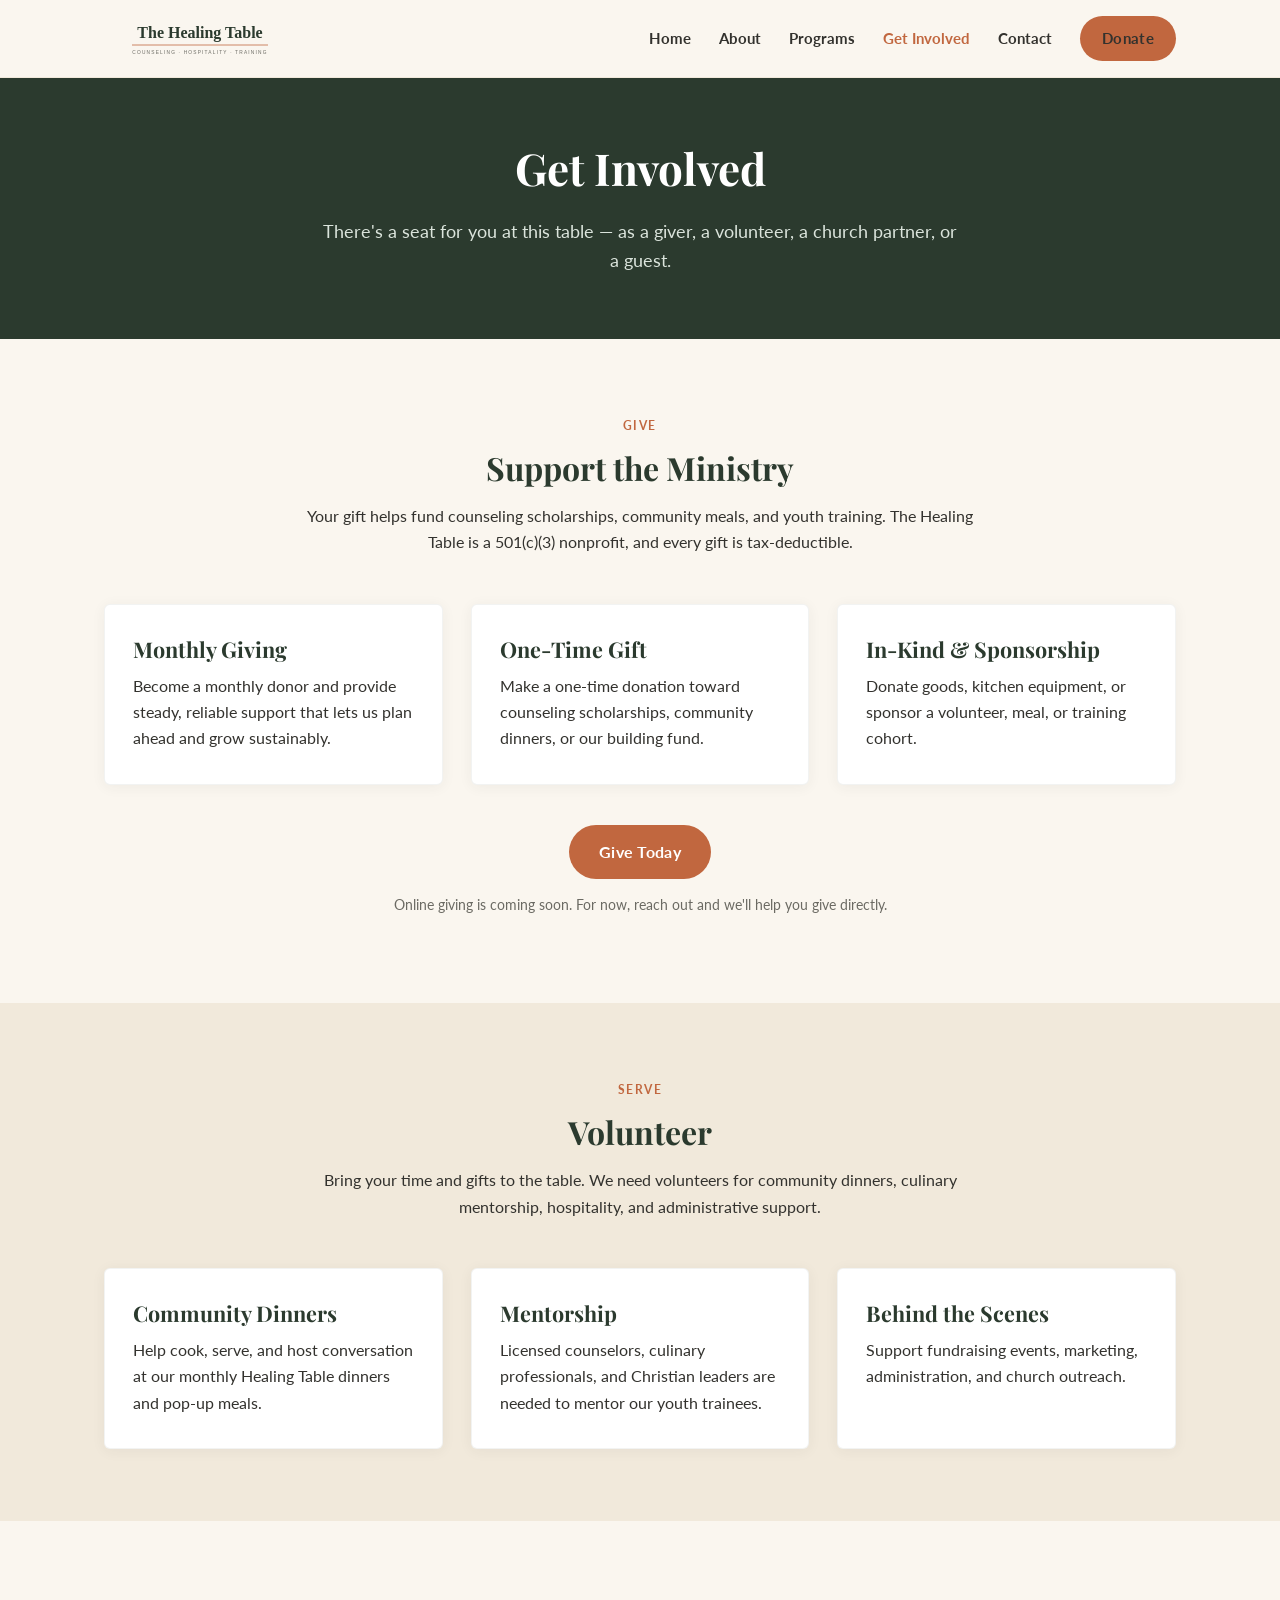
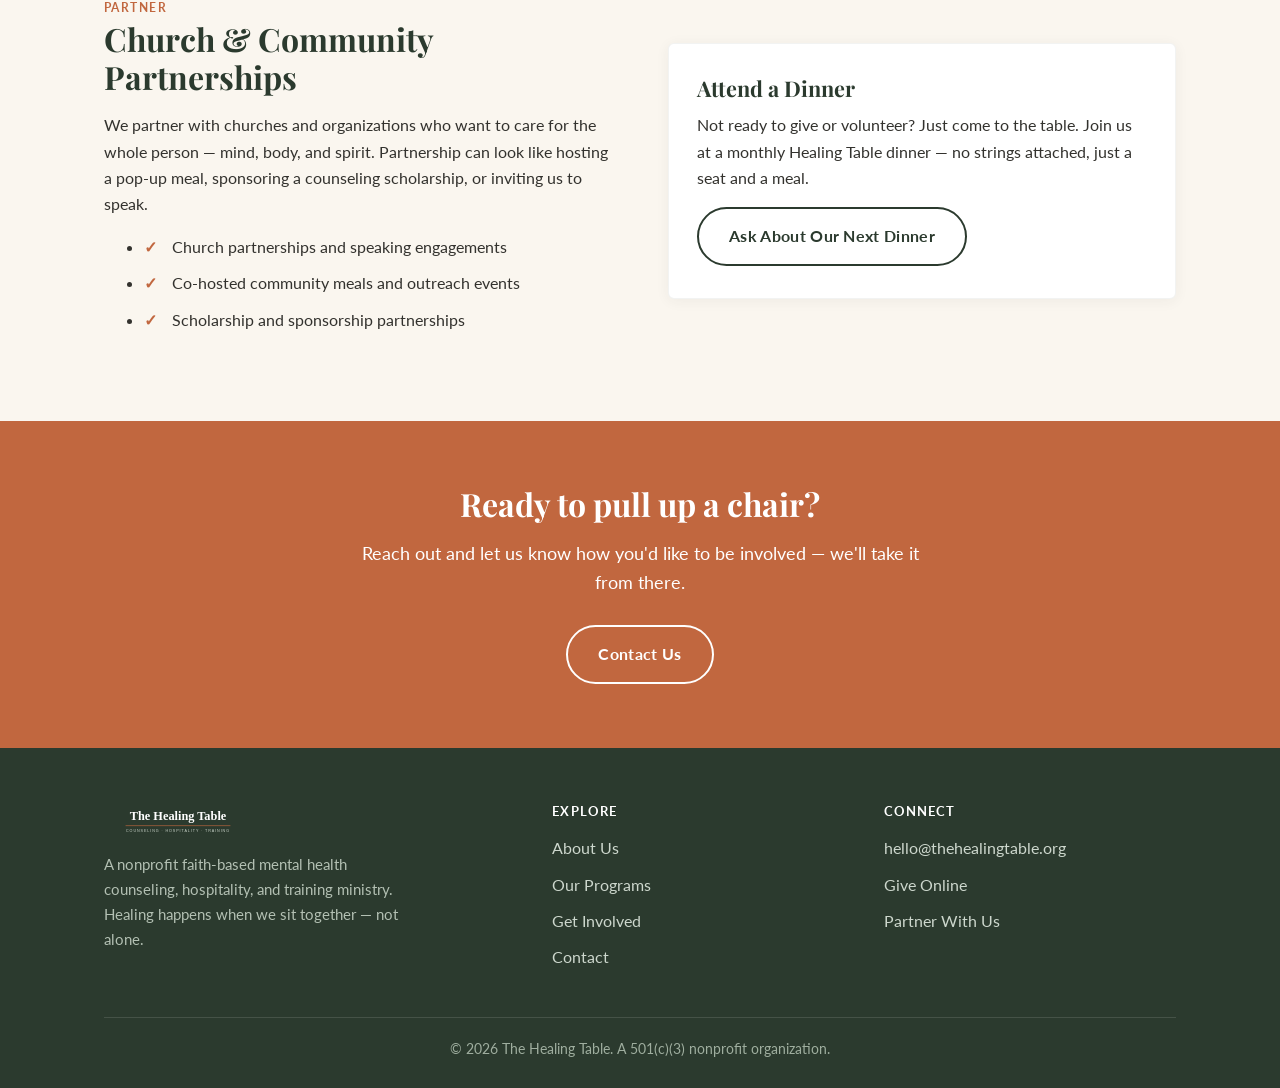
<file: the-healing-table-site-v2/get-involved.html>
<!DOCTYPE html>
<html lang="en">
<head>
<meta charset="UTF-8">
<meta name="viewport" content="width=device-width, initial-scale=1.0">
<title>Get Involved | The Healing Table</title>
<meta name="description" content="Give, volunteer, or partner with The Healing Table — a faith-based counseling, hospitality, and youth training ministry.">
<link rel="icon" type="image/svg+xml" href="assets/favicon.svg">
<link rel="preconnect" href="https://fonts.googleapis.com">
<link href="https://fonts.googleapis.com/css2?family=Playfair+Display:wght@600;700&family=Lato:wght@400;700&display=swap" rel="stylesheet">
<link rel="stylesheet" href="css/style.css">
</head>
<body>

<header class="site-header">
  <nav class="nav">
    <a href="index.html" class="nav-brand">
      <img src="assets/logo.svg" alt="The Healing Table" class="logo-img">
    </a>
    <button class="nav-toggle" aria-label="Toggle navigation">&#9776;</button>
    <ul class="nav-links">
      <li><a href="index.html">Home</a></li>
      <li><a href="about.html">About</a></li>
      <li><a href="services.html">Programs</a></li>
      <li><a href="get-involved.html" class="current">Get Involved</a></li>
      <li><a href="contact.html">Contact</a></li>
      <li><a href="get-involved.html#donate" class="btn btn-primary">Donate</a></li>
    </ul>
  </nav>
</header>

<section class="page-hero">
  <div class="container">
    <h1>Get Involved</h1>
    <p>There's a seat for you at this table &mdash; as a giver, a volunteer, a church partner, or a guest.</p>
  </div>
</section>

<section id="donate">
  <div class="container">
    <div class="section-intro reveal">
      <span class="eyebrow">Give</span>
      <h2>Support the Ministry</h2>
      <p>Your gift helps fund counseling scholarships, community meals, and youth training. The Healing Table is a 501(c)(3) nonprofit, and every gift is tax-deductible.</p>
    </div>
    <div class="grid grid-3 reveal-stagger">
      <div class="card reveal reveal-child">
        <h3>Monthly Giving</h3>
        <p>Become a monthly donor and provide steady, reliable support that lets us plan ahead and grow sustainably.</p>
      </div>
      <div class="card reveal reveal-child">
        <h3>One-Time Gift</h3>
        <p>Make a one-time donation toward counseling scholarships, community dinners, or our building fund.</p>
      </div>
      <div class="card reveal reveal-child">
        <h3>In-Kind &amp; Sponsorship</h3>
        <p>Donate goods, kitchen equipment, or sponsor a volunteer, meal, or training cohort.</p>
      </div>
    </div>
    <div style="text-align:center; margin-top:40px;">
      <a href="contact.html" class="btn btn-primary">Give Today</a>
      <p style="margin-top:14px; color:var(--color-text-light); font-size:0.9rem;">Online giving is coming soon. For now, reach out and we'll help you give directly.</p>
    </div>
  </div>
</section>

<section class="section-alt">
  <div class="container">
    <div class="section-intro reveal">
      <span class="eyebrow">Serve</span>
      <h2>Volunteer</h2>
      <p>Bring your time and gifts to the table. We need volunteers for community dinners, culinary mentorship, hospitality, and administrative support.</p>
    </div>
    <div class="grid grid-3 reveal-stagger">
      <div class="card reveal reveal-child">
        <h3>Community Dinners</h3>
        <p>Help cook, serve, and host conversation at our monthly Healing Table dinners and pop-up meals.</p>
      </div>
      <div class="card reveal reveal-child">
        <h3>Mentorship</h3>
        <p>Licensed counselors, culinary professionals, and Christian leaders are needed to mentor our youth trainees.</p>
      </div>
      <div class="card reveal reveal-child">
        <h3>Behind the Scenes</h3>
        <p>Support fundraising events, marketing, administration, and church outreach.</p>
      </div>
    </div>
  </div>
</section>

<section>
  <div class="container split">
    <div class="reveal">
      <span class="eyebrow" style="color:var(--color-terracotta);text-transform:uppercase;letter-spacing:0.12em;font-size:0.78rem;font-weight:700;">Partner</span>
      <h2>Church &amp; Community Partnerships</h2>
      <p>We partner with churches and organizations who want to care for the whole person &mdash; mind, body, and spirit. Partnership can look like hosting a pop-up meal, sponsoring a counseling scholarship, or inviting us to speak.</p>
      <ul class="check">
        <li>Church partnerships and speaking engagements</li>
        <li>Co-hosted community meals and outreach events</li>
        <li>Scholarship and sponsorship partnerships</li>
      </ul>
    </div>
    <div class="card reveal">
      <h3>Attend a Dinner</h3>
      <p>Not ready to give or volunteer? Just come to the table. Join us at a monthly Healing Table dinner &mdash; no strings attached, just a seat and a meal.</p>
      <a href="contact.html" class="btn btn-outline-dark">Ask About Our Next Dinner</a>
    </div>
  </div>
</section>

<section class="cta-band">
  <div class="container reveal">
    <h2>Ready to pull up a chair?</h2>
    <p>Reach out and let us know how you'd like to be involved &mdash; we'll take it from there.</p>
    <a href="contact.html" class="btn btn-outline">Contact Us</a>
  </div>
</section>

<footer class="site-footer">
  <div class="container">
    <div class="footer-grid">
      <div class="footer-brand">
        <img src="assets/logo-light.svg" alt="The Healing Table" class="footer-logo">
        <p>A nonprofit faith-based mental health counseling, hospitality, and training ministry. Healing happens when we sit together &mdash; not alone.</p>
      </div>
      <div>
        <h4>Explore</h4>
        <ul>
          <li><a href="about.html">About Us</a></li>
          <li><a href="services.html">Our Programs</a></li>
          <li><a href="get-involved.html">Get Involved</a></li>
          <li><a href="contact.html">Contact</a></li>
        </ul>
      </div>
      <div>
        <h4>Connect</h4>
        <ul>
          <li><a href="mailto:hello@thehealingtable.org">hello@thehealingtable.org</a></li>
          <li><a href="get-involved.html#donate">Give Online</a></li>
          <li><a href="contact.html">Partner With Us</a></li>
        </ul>
      </div>
    </div>
    <div class="footer-bottom">
      &copy; <span id="year"></span> The Healing Table. A 501(c)(3) nonprofit organization.
    </div>
  </div>
</footer>

<script src="js/main.js"></script>
</body>
</html>
</file>
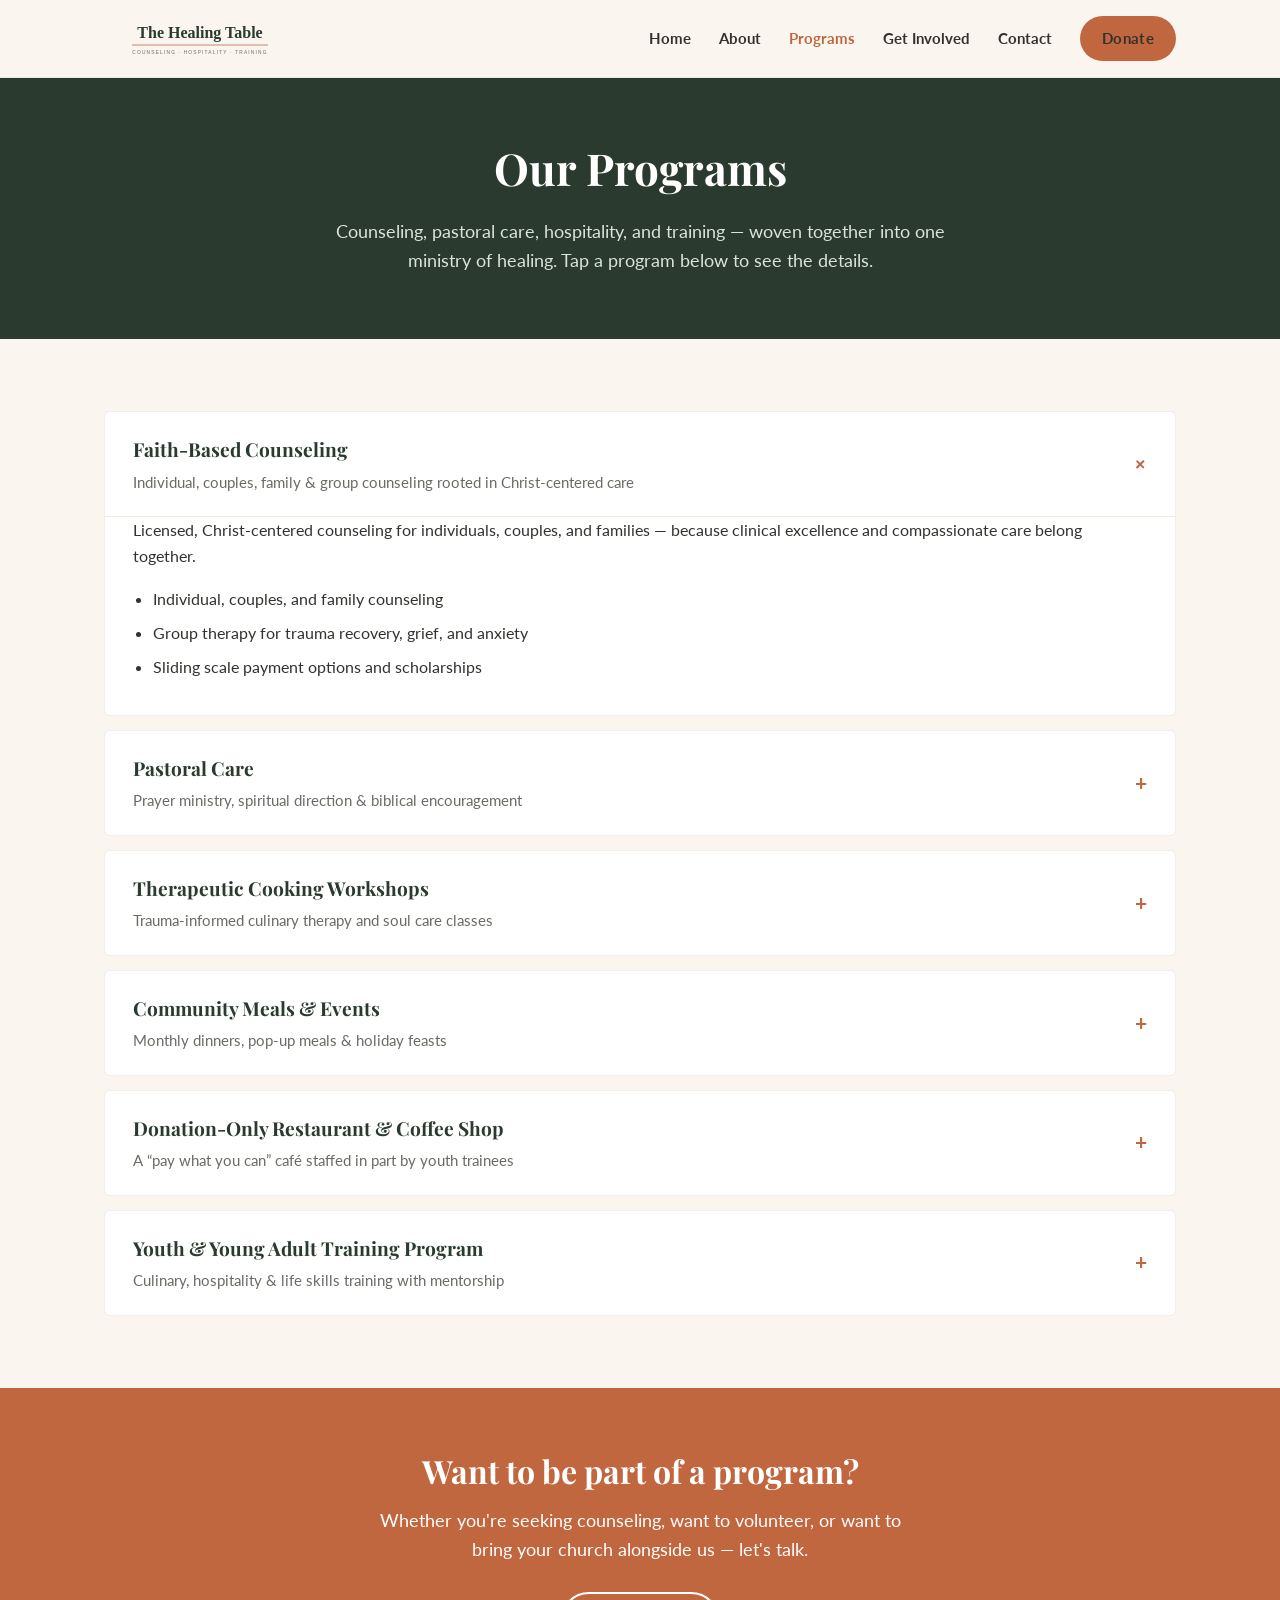
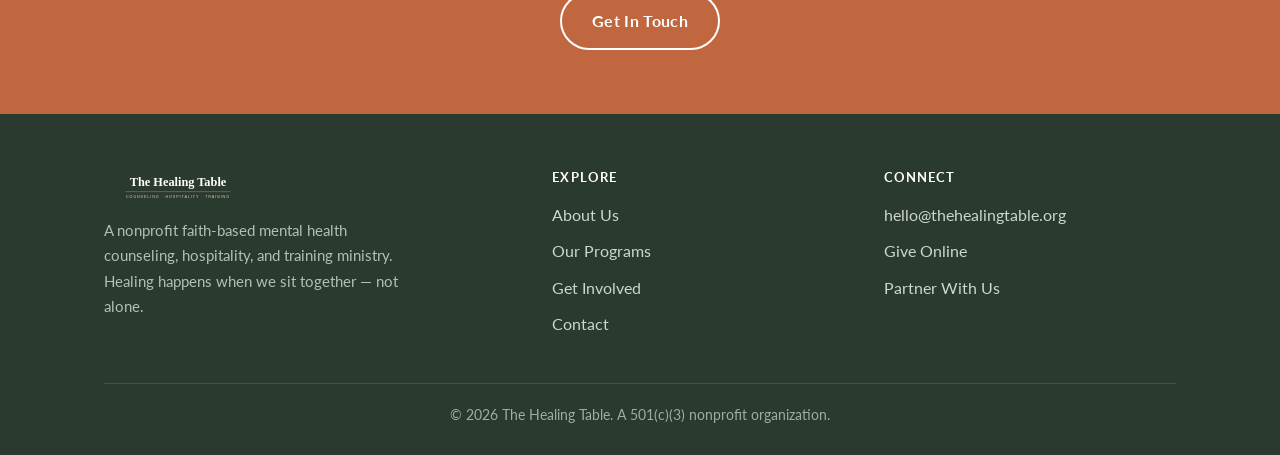
<file: the-healing-table-site-v2/services.html>
<!DOCTYPE html>
<html lang="en">
<head>
<meta charset="UTF-8">
<meta name="viewport" content="width=device-width, initial-scale=1.0">
<title>Programs &amp; Services | The Healing Table</title>
<meta name="description" content="Explore The Healing Table's programs: faith-based counseling, pastoral care, therapeutic cooking, community meals, a donation-only café, and youth training.">
<link rel="icon" type="image/svg+xml" href="assets/favicon.svg">
<link rel="preconnect" href="https://fonts.googleapis.com">
<link href="https://fonts.googleapis.com/css2?family=Playfair+Display:wght@600;700&family=Lato:wght@400;700&display=swap" rel="stylesheet">
<link rel="stylesheet" href="css/style.css">
</head>
<body>

<header class="site-header">
  <nav class="nav">
    <a href="index.html" class="nav-brand">
      <img src="assets/logo.svg" alt="The Healing Table" class="logo-img">
    </a>
    <button class="nav-toggle" aria-label="Toggle navigation">&#9776;</button>
    <ul class="nav-links">
      <li><a href="index.html">Home</a></li>
      <li><a href="about.html">About</a></li>
      <li><a href="services.html" class="current">Programs</a></li>
      <li><a href="get-involved.html">Get Involved</a></li>
      <li><a href="contact.html">Contact</a></li>
      <li><a href="get-involved.html#donate" class="btn btn-primary">Donate</a></li>
    </ul>
  </nav>
</header>

<section class="page-hero">
  <div class="container">
    <h1>Our Programs</h1>
    <p>Counseling, pastoral care, hospitality, and training &mdash; woven together into one ministry of healing. Tap a program below to see the details.</p>
  </div>
</section>

<section>
  <div class="container">
    <div class="explorer">

      <details class="explorer-item reveal" open>
        <summary>
          <div class="summary-text">
            Faith-Based Counseling
            <div class="teaser">Individual, couples, family &amp; group counseling rooted in Christ-centered care</div>
          </div>
          <span class="chevron">+</span>
        </summary>
        <div class="explorer-body">
          <p>Licensed, Christ-centered counseling for individuals, couples, and families &mdash; because clinical excellence and compassionate care belong together.</p>
          <ul>
            <li>Individual, couples, and family counseling</li>
            <li>Group therapy for trauma recovery, grief, and anxiety</li>
            <li>Sliding scale payment options and scholarships</li>
          </ul>
        </div>
      </details>

      <details class="explorer-item reveal">
        <summary>
          <div class="summary-text">
            Pastoral Care
            <div class="teaser">Prayer ministry, spiritual direction &amp; biblical encouragement</div>
          </div>
          <span class="chevron">+</span>
        </summary>
        <div class="explorer-body">
          <p>For those seeking spiritual encouragement alongside emotional healing.</p>
          <ul>
            <li>Pastoral counseling and prayer ministry</li>
            <li>Spiritual direction and biblical encouragement</li>
            <li>Devotional journaling and scriptural healing groups</li>
          </ul>
        </div>
      </details>

      <details class="explorer-item reveal">
        <summary>
          <div class="summary-text">
            Therapeutic Cooking Workshops
            <div class="teaser">Trauma-informed culinary therapy and soul care classes</div>
          </div>
          <span class="chevron">+</span>
        </summary>
        <div class="explorer-body">
          <p>Cooking becomes a healing practice &mdash; a way to process, connect, and pass down stories between generations.</p>
          <ul>
            <li>Trauma-informed culinary therapy</li>
            <li>Nutrition and soul care classes</li>
            <li>Intergenerational cooking and storytelling circles</li>
          </ul>
        </div>
      </details>

      <details class="explorer-item reveal">
        <summary>
          <div class="summary-text">
            Community Meals &amp; Events
            <div class="teaser">Monthly dinners, pop-up meals &amp; holiday feasts</div>
          </div>
          <span class="chevron">+</span>
        </summary>
        <div class="explorer-body">
          <p>Monthly dinners and pop-up meals bring healing conversation to the neighborhoods that need it most.</p>
          <ul>
            <li>Monthly &ldquo;Healing Table&rdquo; dinners with topical discussions</li>
            <li>Pop-up meals in underserved communities</li>
            <li>Holiday feasts with devotional messages</li>
          </ul>
        </div>
      </details>

      <details class="explorer-item reveal">
        <summary>
          <div class="summary-text">
            Donation-Only Restaurant &amp; Coffee Shop
            <div class="teaser">A &ldquo;pay what you can&rdquo; caf&eacute; staffed in part by youth trainees</div>
          </div>
          <span class="chevron">+</span>
        </summary>
        <div class="explorer-body">
          <p>A &ldquo;pay what you can&rdquo; restaurant and caf&eacute; open to the public, staffed in part by our youth trainees.</p>
          <ul>
            <li>Operated as a hospitality ministry, not a business</li>
            <li>Open to the public and staffed in part by youth trainees</li>
            <li>Profits reinvested into ministry operations and scholarships</li>
          </ul>
          <p style="margin-top:14px;color:var(--color-text-light);font-size:0.9rem;">Coming in Phase 2, as part of our facility expansion.</p>
        </div>
      </details>

      <details class="explorer-item reveal">
        <summary>
          <div class="summary-text">
            Youth &amp; Young Adult Training Program
            <div class="teaser">Culinary, hospitality &amp; life skills training with mentorship</div>
          </div>
          <span class="chevron">+</span>
        </summary>
        <div class="explorer-body">
          <p>Practical culinary and hospitality training combined with discipleship and life skills &mdash; equipping the next generation for work and for life.</p>
          <ul>
            <li>Culinary, hospitality, and customer service training</li>
            <li>Life skills, financial literacy, and discipleship</li>
            <li>Mentorship from Christian leaders and licensed counselors</li>
          </ul>
        </div>
      </details>

    </div>
  </div>
</section>

<section class="cta-band">
  <div class="container reveal">
    <h2>Want to be part of a program?</h2>
    <p>Whether you're seeking counseling, want to volunteer, or want to bring your church alongside us &mdash; let's talk.</p>
    <a href="contact.html" class="btn btn-outline">Get In Touch</a>
  </div>
</section>

<footer class="site-footer">
  <div class="container">
    <div class="footer-grid">
      <div class="footer-brand">
        <img src="assets/logo-light.svg" alt="The Healing Table" class="footer-logo">
        <p>A nonprofit faith-based mental health counseling, hospitality, and training ministry. Healing happens when we sit together &mdash; not alone.</p>
      </div>
      <div>
        <h4>Explore</h4>
        <ul>
          <li><a href="about.html">About Us</a></li>
          <li><a href="services.html">Our Programs</a></li>
          <li><a href="get-involved.html">Get Involved</a></li>
          <li><a href="contact.html">Contact</a></li>
        </ul>
      </div>
      <div>
        <h4>Connect</h4>
        <ul>
          <li><a href="mailto:hello@thehealingtable.org">hello@thehealingtable.org</a></li>
          <li><a href="get-involved.html#donate">Give Online</a></li>
          <li><a href="contact.html">Partner With Us</a></li>
        </ul>
      </div>
    </div>
    <div class="footer-bottom">
      &copy; <span id="year"></span> The Healing Table. A 501(c)(3) nonprofit organization.
    </div>
  </div>
</footer>

<script src="js/main.js"></script>
</body>
</html>
</file>
<file: the-healing-table-site-v2/css/style.css>
/* ==========================================================================
   The Healing Table — Shared Styles
   Structure kept simple/semantic so this is easy to port into a WordPress
   theme (block styles or a child theme) later.
   ========================================================================== */

:root {
  --color-cream: #faf6ef;
  --color-cream-dark: #f1e9db;
  --color-green: #3f5443;
  --color-green-dark: #2b3a2e;
  --color-terracotta: #c1673f;
  --color-terracotta-dark: #a3532f;
  --color-text: #33322e;
  --color-text-light: #6b6a63;
  --color-white: #ffffff;
  --font-serif: "Playfair Display", Georgia, "Times New Roman", serif;
  --font-sans: "Lato", "Helvetica Neue", Arial, sans-serif;
  --max-width: 1120px;
  --radius: 6px;
}

* { box-sizing: border-box; }

html { scroll-behavior: smooth; }

body {
  margin: 0;
  font-family: var(--font-sans);
  color: var(--color-text);
  background: var(--color-cream);
  line-height: 1.65;
  -webkit-font-smoothing: antialiased;
}

h1, h2, h3, h4 {
  font-family: var(--font-serif);
  color: var(--color-green-dark);
  line-height: 1.2;
  margin: 0 0 0.5em;
  font-weight: 700;
}

h1 { font-size: 2.75rem; }
h2 { font-size: 2rem; }
h3 { font-size: 1.35rem; }

p { margin: 0 0 1em; }

a { color: var(--color-terracotta); text-decoration: none; }
a:hover { text-decoration: underline; }

img { max-width: 100%; display: block; }

.container {
  max-width: var(--max-width);
  margin: 0 auto;
  padding: 0 24px;
}

/* ---------- Buttons ---------- */
.btn {
  display: inline-block;
  padding: 14px 30px;
  border-radius: 999px;
  font-family: var(--font-sans);
  font-weight: 700;
  letter-spacing: 0.02em;
  text-decoration: none;
  transition: transform 0.15s ease, box-shadow 0.15s ease;
}
.btn:hover { text-decoration: none; transform: translateY(-1px); }

.btn-primary {
  background: var(--color-terracotta);
  color: var(--color-white);
}
.btn-primary:hover { background: var(--color-terracotta-dark); }

.btn-outline {
  background: transparent;
  color: var(--color-white);
  border: 2px solid var(--color-white);
}
.btn-outline:hover { background: rgba(255,255,255,0.12); }

.btn-outline-dark {
  background: transparent;
  color: var(--color-green-dark);
  border: 2px solid var(--color-green-dark);
}
.btn-outline-dark:hover { background: var(--color-green-dark); color: var(--color-white); }

/* ---------- Header / Nav ---------- */
.site-header {
  background: var(--color-cream);
  border-bottom: 1px solid var(--color-cream-dark);
  position: sticky;
  top: 0;
  z-index: 50;
}
.nav {
  display: flex;
  align-items: center;
  justify-content: space-between;
  padding: 16px 24px;
  max-width: var(--max-width);
  margin: 0 auto;
}
.nav-brand {
  display: flex;
  align-items: center;
  gap: 10px;
  font-family: var(--font-serif);
  font-size: 1.35rem;
  color: var(--color-green-dark);
  font-weight: 700;
}
.nav-brand span.tagline {
  display: block;
  font-family: var(--font-sans);
  font-size: 0.68rem;
  font-weight: 400;
  letter-spacing: 0.08em;
  text-transform: uppercase;
  color: var(--color-text-light);
}
.nav-links {
  display: flex;
  gap: 28px;
  list-style: none;
  margin: 0;
  padding: 0;
  align-items: center;
}
.nav-links a {
  color: var(--color-text);
  font-weight: 700;
  font-size: 0.95rem;
}
.nav-links a:hover { color: var(--color-terracotta); text-decoration: none; }
.nav-links a.current { color: var(--color-terracotta); }
.nav-links .btn { padding: 10px 22px; }

.nav-toggle {
  display: none;
  background: none;
  border: none;
  font-size: 1.6rem;
  color: var(--color-green-dark);
  cursor: pointer;
}

/* ---------- Hero ---------- */
.hero {
  background: linear-gradient(160deg, var(--color-green-dark), var(--color-green));
  color: var(--color-white);
  padding: 96px 24px 88px;
  text-align: center;
}
.hero h1 { color: var(--color-white); max-width: 780px; margin-left: auto; margin-right: auto; }
.hero .verse {
  font-style: italic;
  color: var(--color-cream-dark);
  max-width: 560px;
  margin: 0 auto 28px;
  font-size: 1.05rem;
}
.hero .lede {
  max-width: 620px;
  margin: 0 auto 36px;
  font-size: 1.15rem;
  color: #e7ede8;
}
.hero .hero-actions { display: flex; gap: 16px; justify-content: center; flex-wrap: wrap; }

.page-hero {
  background: var(--color-green-dark);
  color: var(--color-white);
  padding: 64px 24px;
  text-align: center;
}
.page-hero h1 { color: var(--color-white); }
.page-hero p { color: #dbe4dc; max-width: 640px; margin: 0 auto; font-size: 1.1rem; }

/* ---------- Sections ---------- */
section { padding: 72px 0; }
.section-alt { background: var(--color-cream-dark); }
.section-dark { background: var(--color-green-dark); color: var(--color-white); }
.section-dark h2 { color: var(--color-white); }

.section-intro {
  text-align: center;
  max-width: 680px;
  margin: 0 auto 48px;
}
.section-intro .eyebrow {
  display: inline-block;
  text-transform: uppercase;
  letter-spacing: 0.12em;
  font-size: 0.78rem;
  font-weight: 700;
  color: var(--color-terracotta);
  margin-bottom: 12px;
}

/* ---------- Cards / Grids ---------- */
.grid {
  display: grid;
  gap: 28px;
}
.grid-3 { grid-template-columns: repeat(3, 1fr); }
.grid-2 { grid-template-columns: repeat(2, 1fr); }

.card {
  background: var(--color-white);
  border-radius: var(--radius);
  padding: 32px 28px;
  box-shadow: 0 2px 14px rgba(43, 58, 46, 0.06);
  border: 1px solid rgba(43,58,46,0.06);
}
.card h3 { margin-bottom: 10px; }
.card p:last-child { margin-bottom: 0; }
.card .icon { font-size: 1.8rem; margin-bottom: 14px; display: block; }

.value-card {
  border-left: 3px solid var(--color-terracotta);
  padding-left: 20px;
}

/* ---------- Quote / Verse blocks ---------- */
.quote-block {
  text-align: center;
  max-width: 700px;
  margin: 0 auto;
  font-family: var(--font-serif);
  font-size: 1.5rem;
  font-style: italic;
  color: var(--color-green-dark);
  line-height: 1.5;
}
.quote-block cite {
  display: block;
  margin-top: 16px;
  font-family: var(--font-sans);
  font-style: normal;
  font-size: 0.85rem;
  letter-spacing: 0.06em;
  text-transform: uppercase;
  color: var(--color-text-light);
}

/* ---------- Two column layout ---------- */
.split {
  display: grid;
  grid-template-columns: 1fr 1fr;
  gap: 56px;
  align-items: center;
}

/* ---------- Timeline (phases) ---------- */
.timeline {
  display: grid;
  gap: 24px;
}
.timeline-item {
  background: var(--color-white);
  border-radius: var(--radius);
  padding: 28px;
  border-top: 4px solid var(--color-terracotta);
}
.timeline-item .phase-label {
  text-transform: uppercase;
  letter-spacing: 0.08em;
  font-size: 0.75rem;
  font-weight: 700;
  color: var(--color-terracotta);
  margin-bottom: 6px;
  display: block;
}
.timeline-item ul { margin: 12px 0 0; padding-left: 20px; }
.timeline-item li { margin-bottom: 6px; }

/* ---------- CTA band ---------- */
.cta-band {
  background: var(--color-terracotta);
  color: var(--color-white);
  text-align: center;
  padding: 64px 24px;
}
.cta-band h2 { color: var(--color-white); }
.cta-band p { max-width: 560px; margin: 0 auto 28px; font-size: 1.1rem; }

/* ---------- Lists ---------- */
ul.plain { list-style: none; padding: 0; margin: 0; }
ul.check li {
  position: relative;
  padding-left: 28px;
  margin-bottom: 10px;
}
ul.check li::before {
  content: "✓";
  position: absolute;
  left: 0;
  color: var(--color-terracotta);
  font-weight: 700;
}

/* ---------- Forms ---------- */
.form-group { margin-bottom: 20px; }
label {
  display: block;
  font-weight: 700;
  margin-bottom: 6px;
  font-size: 0.92rem;
}
input, textarea, select {
  width: 100%;
  padding: 12px 14px;
  border: 1px solid #d9d2c2;
  border-radius: var(--radius);
  font-family: var(--font-sans);
  font-size: 1rem;
  background: var(--color-white);
  color: var(--color-text);
}
input:focus, textarea:focus, select:focus {
  outline: 2px solid var(--color-terracotta);
  outline-offset: 1px;
}
textarea { resize: vertical; min-height: 140px; }

.contact-info-item {
  display: flex;
  gap: 14px;
  margin-bottom: 24px;
}
.contact-info-item .icon { font-size: 1.3rem; }

/* ---------- Footer ---------- */
.site-footer {
  background: var(--color-green-dark);
  color: #cdd7cd;
  padding: 56px 24px 28px;
}
.footer-grid {
  display: grid;
  grid-template-columns: 1.4fr 1fr 1fr;
  gap: 40px;
  margin-bottom: 36px;
}
.footer-grid h4 {
  color: var(--color-white);
  font-family: var(--font-sans);
  text-transform: uppercase;
  letter-spacing: 0.08em;
  font-size: 0.8rem;
  margin-bottom: 16px;
}
.footer-grid ul { list-style: none; margin: 0; padding: 0; }
.footer-grid li { margin-bottom: 10px; }
.footer-grid a { color: #cdd7cd; }
.footer-grid a:hover { color: var(--color-white); }
.footer-brand p { color: #b3c0b3; font-size: 0.95rem; max-width: 320px; }
.footer-bottom {
  border-top: 1px solid rgba(255,255,255,0.12);
  padding-top: 20px;
  text-align: center;
  font-size: 0.85rem;
  color: #9fae9f;
}

/* ---------- Logo ---------- */
.logo-img {
  height: 44px;
  width: auto;
  display: block;
}
.footer-logo {
  height: 34px;
  width: auto;
  margin-bottom: 14px;
}

/* ---------- Scroll Reveal ---------- */
.reveal {
  opacity: 0;
  transform: translateY(22px);
  transition: opacity 0.7s ease, transform 0.7s ease;
}
.reveal.in-view {
  opacity: 1;
  transform: translateY(0);
}
.reveal-stagger.in-view .reveal-child:nth-child(1) { transition-delay: 0s; }
.reveal-stagger.in-view .reveal-child:nth-child(2) { transition-delay: 0.08s; }
.reveal-stagger.in-view .reveal-child:nth-child(3) { transition-delay: 0.16s; }
.reveal-stagger.in-view .reveal-child:nth-child(4) { transition-delay: 0.24s; }
.reveal-stagger.in-view .reveal-child:nth-child(5) { transition-delay: 0.32s; }
.reveal-stagger.in-view .reveal-child:nth-child(6) { transition-delay: 0.4s; }

/* ---------- Interactive "Take a Seat" Table ---------- */
.seat-table-wrap {
  margin: 44px auto 8px;
  max-width: 460px;
  text-align: center;
}
.seat-table {
  width: 100%;
  height: auto;
  cursor: default;
  user-select: none;
}
.seat {
  cursor: pointer;
  transition: transform 0.25s ease, fill 0.25s ease;
  transform-origin: center;
  transform-box: fill-box;
}
.seat:hover { transform: scale(1.12); }
.seat.taken {
  fill: var(--color-terracotta);
  animation: seat-pop 0.4s ease;
}
.seat-label {
  font-family: var(--font-sans);
  font-size: 9px;
  fill: #e7ede8;
  pointer-events: none;
}
@keyframes seat-pop {
  0% { transform: scale(1); }
  40% { transform: scale(1.35); }
  100% { transform: scale(1.12); }
}
.seat-message {
  margin-top: 18px;
  min-height: 28px;
  font-family: var(--font-serif);
  font-style: italic;
  font-size: 1.05rem;
  color: var(--color-cream);
  opacity: 0;
  transform: translateY(6px);
  transition: opacity 0.4s ease, transform 0.4s ease;
}
.seat-message.show {
  opacity: 1;
  transform: translateY(0);
}
.seat-reset {
  display: inline-block;
  margin-top: 10px;
  font-size: 0.82rem;
  color: var(--color-cream-dark);
  text-decoration: underline;
  cursor: pointer;
  background: none;
  border: none;
  padding: 0;
  opacity: 0;
  transition: opacity 0.3s ease;
}
.seat-reset.show { opacity: 0.8; }
.seat-reset:hover { opacity: 1; }

/* ---------- Quote Carousel ---------- */
.quote-carousel {
  position: relative;
  max-width: 700px;
  margin: 0 auto;
  min-height: 160px;
}
.quote-slide {
  position: absolute;
  inset: 0;
  opacity: 0;
  transform: translateY(10px);
  transition: opacity 0.6s ease, transform 0.6s ease;
  pointer-events: none;
}
.quote-slide.active {
  opacity: 1;
  transform: translateY(0);
  pointer-events: auto;
  position: relative;
}
.quote-slide blockquote {
  font-family: var(--font-serif);
  font-size: 1.5rem;
  font-style: italic;
  line-height: 1.5;
  margin: 0;
}
.quote-slide cite {
  display: block;
  margin-top: 16px;
  font-family: var(--font-sans);
  font-style: normal;
  font-size: 0.85rem;
  letter-spacing: 0.06em;
  text-transform: uppercase;
  color: var(--color-cream-dark);
  opacity: 0.85;
}
.quote-dots {
  display: flex;
  justify-content: center;
  gap: 10px;
  margin-top: 28px;
}
.quote-dot {
  width: 9px;
  height: 9px;
  border-radius: 50%;
  background: rgba(255,255,255,0.28);
  border: none;
  cursor: pointer;
  padding: 0;
  transition: background 0.25s ease, transform 0.25s ease;
}
.quote-dot.active {
  background: var(--color-terracotta);
  transform: scale(1.25);
}

/* ---------- Program Explorer (accordion) ---------- */
.explorer { display: flex; flex-direction: column; gap: 14px; }
.explorer-item {
  background: var(--color-white);
  border-radius: var(--radius);
  border: 1px solid rgba(43,58,46,0.08);
  overflow: hidden;
}
.explorer-item summary {
  list-style: none;
  cursor: pointer;
  padding: 22px 28px;
  display: flex;
  align-items: center;
  justify-content: space-between;
  gap: 16px;
  font-family: var(--font-serif);
  font-size: 1.2rem;
  color: var(--color-green-dark);
  font-weight: 700;
}
.explorer-item summary::-webkit-details-marker { display: none; }
.explorer-item summary .teaser {
  font-family: var(--font-sans);
  font-weight: 400;
  font-size: 0.92rem;
  color: var(--color-text-light);
  margin-top: 4px;
}
.explorer-item summary .summary-text { flex: 1; }
.explorer-item summary .chevron {
  font-family: var(--font-sans);
  font-size: 1.3rem;
  color: var(--color-terracotta);
  transition: transform 0.3s ease;
  flex-shrink: 0;
}
.explorer-item[open] summary .chevron { transform: rotate(45deg); }
.explorer-item .explorer-body {
  padding: 0 28px 26px;
  color: var(--color-text);
}
.explorer-item .explorer-body ul { margin: 12px 0 0; padding-left: 20px; }
.explorer-item .explorer-body li { margin-bottom: 8px; }
.explorer-item[open] summary { border-bottom: 1px solid var(--color-cream-dark); }

/* ---------- Responsive ---------- */
@media (max-width: 860px) {
  .grid-3 { grid-template-columns: 1fr; }
  .grid-2 { grid-template-columns: 1fr; }
  .split { grid-template-columns: 1fr; gap: 32px; }
  .footer-grid { grid-template-columns: 1fr; }
  h1 { font-size: 2.1rem; }
  h2 { font-size: 1.6rem; }
}

@media (max-width: 720px) {
  .nav-links {
    position: absolute;
    top: 100%;
    left: 0;
    right: 0;
    background: var(--color-cream);
    flex-direction: column;
    align-items: flex-start;
    padding: 20px 24px 28px;
    border-bottom: 1px solid var(--color-cream-dark);
    display: none;
  }
  .nav-links.open { display: flex; }
  .nav-toggle { display: block; }
  .hero { padding: 64px 20px 56px; }
  .hero h1 { font-size: 2rem; }
}
</file>
<file: css/style.css>
/* ==========================================================================
   The Healing Table — Shared Styles
   Structure kept simple/semantic so this is easy to port into a WordPress
   theme (block styles or a child theme) later.
   ========================================================================== */

:root {
  --color-cream: #faf6ef;
  --color-cream-dark: #f1e9db;
  --color-green: #3f5443;
  --color-green-dark: #2b3a2e;
  --color-terracotta: #c1673f;
  --color-terracotta-dark: #a3532f;
  --color-text: #33322e;
  --color-text-light: #6b6a63;
  --color-white: #ffffff;
  --font-serif: "Playfair Display", Georgia, "Times New Roman", serif;
  --font-sans: "Lato", "Helvetica Neue", Arial, sans-serif;
  --max-width: 1120px;
  --radius: 6px;
}

* { box-sizing: border-box; }

html { scroll-behavior: smooth; }

body {
  margin: 0;
  font-family: var(--font-sans);
  color: var(--color-text);
  background: var(--color-cream);
  line-height: 1.65;
  -webkit-font-smoothing: antialiased;
  animation: page-fade-in 0.6s ease both;
}
@keyframes page-fade-in {
  from { opacity: 0; }
  to { opacity: 1; }
}
@media (prefers-reduced-motion: reduce) {
  body { animation: none; }
}

h1, h2, h3, h4 {
  font-family: var(--font-serif);
  color: var(--color-green-dark);
  line-height: 1.2;
  margin: 0 0 0.5em;
  font-weight: 700;
}

h1 { font-size: 2.75rem; }
h2 { font-size: 2rem; }
h3 { font-size: 1.35rem; }

p { margin: 0 0 1em; }

a { color: var(--color-terracotta); text-decoration: none; }
a:hover { text-decoration: underline; }

img { max-width: 100%; display: block; }

.container {
  max-width: var(--max-width);
  margin: 0 auto;
  padding: 0 24px;
}

/* ---------- Buttons ---------- */
.btn {
  display: inline-block;
  padding: 14px 30px;
  border-radius: 999px;
  font-family: var(--font-sans);
  font-weight: 700;
  letter-spacing: 0.02em;
  text-decoration: none;
  transition: transform 0.15s ease, box-shadow 0.15s ease;
}
.btn:hover { text-decoration: none; transform: translateY(-1px); }

.btn-primary {
  background: var(--color-terracotta);
  color: var(--color-white);
}
.btn-primary:hover { background: var(--color-terracotta-dark); }

.btn-outline {
  background: transparent;
  color: var(--color-white);
  border: 2px solid var(--color-white);
}
.btn-outline:hover { background: rgba(255,255,255,0.12); }

.btn-outline-dark {
  background: transparent;
  color: var(--color-green-dark);
  border: 2px solid var(--color-green-dark);
}
.btn-outline-dark:hover { background: var(--color-green-dark); color: var(--color-white); }

/* ---------- Header / Nav ---------- */
.site-header {
  background: var(--color-cream);
  border-bottom: 1px solid var(--color-cream-dark);
  position: sticky;
  top: 0;
  z-index: 50;
}
.nav {
  display: flex;
  align-items: center;
  justify-content: space-between;
  padding: 16px 24px;
  max-width: var(--max-width);
  margin: 0 auto;
}
.nav-brand {
  display: flex;
  align-items: center;
  gap: 10px;
  font-family: var(--font-serif);
  font-size: 1.35rem;
  color: var(--color-green-dark);
  font-weight: 700;
}
.nav-brand span.tagline {
  display: block;
  font-family: var(--font-sans);
  font-size: 0.68rem;
  font-weight: 400;
  letter-spacing: 0.08em;
  text-transform: uppercase;
  color: var(--color-text-light);
}
.nav-links {
  display: flex;
  gap: 28px;
  list-style: none;
  margin: 0;
  padding: 0;
  align-items: center;
}
.nav-links a {
  color: var(--color-text);
  font-weight: 700;
  font-size: 0.95rem;
}
.nav-links a:hover { color: var(--color-terracotta); text-decoration: none; }
.nav-links a.current { color: var(--color-terracotta); }
.nav-links .btn { padding: 10px 22px; }

.nav-toggle {
  display: none;
  background: none;
  border: none;
  font-size: 1.6rem;
  color: var(--color-green-dark);
  cursor: pointer;
}

/* ---------- Hero ---------- */
.hero {
  background: linear-gradient(160deg, var(--color-green-dark), var(--color-green));
  color: var(--color-white);
  padding: 96px 24px 88px;
  text-align: center;
}
.hero h1 { color: var(--color-white); max-width: 780px; margin-left: auto; margin-right: auto; }
.hero .verse {
  font-style: italic;
  color: var(--color-cream-dark);
  max-width: 560px;
  margin: 0 auto 28px;
  font-size: 1.05rem;
}
.hero .lede {
  max-width: 620px;
  margin: 0 auto 36px;
  font-size: 1.15rem;
  color: #e7ede8;
}
.hero .hero-actions { display: flex; gap: 16px; justify-content: center; flex-wrap: wrap; }

.page-hero {
  background: var(--color-green-dark);
  color: var(--color-white);
  padding: 64px 24px;
  text-align: center;
}
.page-hero h1 { color: var(--color-white); }
.page-hero p { color: #dbe4dc; max-width: 640px; margin: 0 auto; font-size: 1.1rem; }

/* ---------- Sections ---------- */
section { padding: 72px 0; }
.section-alt { background: var(--color-cream-dark); }
.section-dark { background: var(--color-green-dark); color: var(--color-white); }
.section-dark h2 { color: var(--color-white); }

.section-intro {
  text-align: center;
  max-width: 680px;
  margin: 0 auto 48px;
}
.section-intro .eyebrow {
  display: inline-block;
  text-transform: uppercase;
  letter-spacing: 0.12em;
  font-size: 0.78rem;
  font-weight: 700;
  color: var(--color-terracotta);
  margin-bottom: 12px;
}

/* ---------- Cards / Grids ---------- */
.grid {
  display: grid;
  gap: 28px;
}
.grid-4 { grid-template-columns: repeat(4, 1fr); }
.grid-3 { grid-template-columns: repeat(3, 1fr); }
.grid-2 { grid-template-columns: repeat(2, 1fr); }

.card {
  background: var(--color-white);
  border-radius: var(--radius);
  padding: 32px 28px;
  box-shadow: 0 2px 14px rgba(43, 58, 46, 0.06);
  border: 1px solid rgba(43,58,46,0.06);
}
.card h3 { margin-bottom: 10px; }
.card p:last-child { margin-bottom: 0; }
.card .icon { font-size: 1.8rem; margin-bottom: 14px; display: block; }

.value-card {
  border-left: 3px solid var(--color-terracotta);
  padding-left: 20px;
}

/* ---------- Quote / Verse blocks ---------- */
.quote-block {
  text-align: center;
  max-width: 700px;
  margin: 0 auto;
  font-family: var(--font-serif);
  font-size: 1.5rem;
  font-style: italic;
  color: var(--color-green-dark);
  line-height: 1.5;
}
.quote-block cite {
  display: block;
  margin-top: 16px;
  font-family: var(--font-sans);
  font-style: normal;
  font-size: 0.85rem;
  letter-spacing: 0.06em;
  text-transform: uppercase;
  color: var(--color-text-light);
}

/* ---------- Two column layout ---------- */
.split {
  display: grid;
  grid-template-columns: 1fr 1fr;
  gap: 56px;
  align-items: center;
}

/* ---------- Timeline (phases) ---------- */
.timeline {
  display: grid;
  gap: 24px;
}
.timeline-item {
  background: var(--color-white);
  border-radius: var(--radius);
  padding: 28px;
  border-top: 4px solid var(--color-terracotta);
}
.timeline-item .phase-label {
  text-transform: uppercase;
  letter-spacing: 0.08em;
  font-size: 0.75rem;
  font-weight: 700;
  color: var(--color-terracotta);
  margin-bottom: 6px;
  display: block;
}
.timeline-item ul { margin: 12px 0 0; padding-left: 20px; }
.timeline-item li { margin-bottom: 6px; }

/* ---------- CTA band ---------- */
.cta-band {
  background: var(--color-terracotta);
  color: var(--color-white);
  text-align: center;
  padding: 64px 24px;
}
.cta-band h2 { color: var(--color-white); }
.cta-band p { max-width: 560px; margin: 0 auto 28px; font-size: 1.1rem; }

/* ---------- Lists ---------- */
ul.plain { list-style: none; padding: 0; margin: 0; }
ul.check li {
  position: relative;
  padding-left: 28px;
  margin-bottom: 10px;
}
ul.check li::before {
  content: "✓";
  position: absolute;
  left: 0;
  color: var(--color-terracotta);
  font-weight: 700;
}

/* ---------- Forms ---------- */
.form-group { margin-bottom: 20px; }
label {
  display: block;
  font-weight: 700;
  margin-bottom: 6px;
  font-size: 0.92rem;
}
input, textarea, select {
  width: 100%;
  padding: 12px 14px;
  border: 1px solid #d9d2c2;
  border-radius: var(--radius);
  font-family: var(--font-sans);
  font-size: 1rem;
  background: var(--color-white);
  color: var(--color-text);
}
input:focus, textarea:focus, select:focus {
  outline: 2px solid var(--color-terracotta);
  outline-offset: 1px;
}
textarea { resize: vertical; min-height: 140px; }

.contact-info-item {
  display: flex;
  gap: 14px;
  margin-bottom: 24px;
}
.contact-info-item .icon { font-size: 1.3rem; }

/* ---------- Footer ---------- */
.site-footer {
  background: var(--color-green-dark);
  color: #cdd7cd;
  padding: 56px 24px 28px;
}
.footer-grid {
  display: grid;
  grid-template-columns: 1.4fr 1fr 1fr;
  gap: 40px;
  margin-bottom: 36px;
}
.footer-grid h4 {
  color: var(--color-white);
  font-family: var(--font-sans);
  text-transform: uppercase;
  letter-spacing: 0.08em;
  font-size: 0.8rem;
  margin-bottom: 16px;
}
.footer-grid ul { list-style: none; margin: 0; padding: 0; }
.footer-grid li { margin-bottom: 10px; }
.footer-grid a { color: #cdd7cd; }
.footer-grid a:hover { color: var(--color-white); }
.footer-brand p { color: #b3c0b3; font-size: 0.95rem; max-width: 320px; }
.footer-bottom {
  border-top: 1px solid rgba(255,255,255,0.12);
  padding-top: 20px;
  text-align: center;
  font-size: 0.85rem;
  color: #9fae9f;
}

/* ---------- Logo ---------- */
.logo-img {
  height: 44px;
  width: auto;
  display: block;
}
.footer-logo {
  height: 34px;
  width: auto;
  margin-bottom: 14px;
}

/* ---------- Scroll Reveal ---------- */
.reveal {
  opacity: 0;
  transform: translateY(22px);
  transition: opacity 0.7s ease, transform 0.7s ease;
}
.reveal.in-view {
  opacity: 1;
  transform: translateY(0);
}
.reveal-stagger.in-view .reveal-child:nth-child(1) { transition-delay: 0s; }
.reveal-stagger.in-view .reveal-child:nth-child(2) { transition-delay: 0.08s; }
.reveal-stagger.in-view .reveal-child:nth-child(3) { transition-delay: 0.16s; }
.reveal-stagger.in-view .reveal-child:nth-child(4) { transition-delay: 0.24s; }
.reveal-stagger.in-view .reveal-child:nth-child(5) { transition-delay: 0.32s; }
.reveal-stagger.in-view .reveal-child:nth-child(6) { transition-delay: 0.4s; }

/* ---------- Interactive "Take a Seat" Table ---------- */
.seat-table-wrap {
  margin: 44px auto 8px;
  max-width: 460px;
  text-align: center;
}
.seat-table {
  width: 100%;
  height: auto;
  cursor: default;
  user-select: none;
  animation: table-breathe 5s ease-in-out infinite;
}
@keyframes table-breathe {
  0%, 100% { transform: scale(1); }
  50% { transform: scale(1.012); }
}
.table-top {
  transition: filter 0.3s ease;
}
.candle-glow {
  transform-origin: center;
  transform-box: fill-box;
  animation: candle-flicker 2.6s ease-in-out infinite;
}
.candle-flame {
  transform-origin: center;
  transform-box: fill-box;
  animation: candle-flicker 2.1s ease-in-out infinite reverse;
}
@keyframes candle-flicker {
  0%   { opacity: 1;    transform: scale(1); }
  20%  { opacity: 0.85; transform: scale(0.95); }
  35%  { opacity: 1;    transform: scale(1.05); }
  50%  { opacity: 0.9;  transform: scale(0.97); }
  65%  { opacity: 1;    transform: scale(1.03); }
  80%  { opacity: 0.88; transform: scale(0.98); }
  100% { opacity: 1;    transform: scale(1); }
}
@media (prefers-reduced-motion: reduce) {
  .candle-glow, .candle-flame { animation: none; }
}
.place-ring {
  fill: none;
  stroke: rgba(250,246,239,0.28);
  stroke-width: 1.5;
  stroke-dasharray: 3 4;
  pointer-events: none;
}
.seat {
  cursor: pointer;
  transition: transform 0.25s ease, fill 0.25s ease, filter 0.25s ease;
  transform-origin: center;
  transform-box: fill-box;
  filter: drop-shadow(0 3px 4px rgba(0,0,0,0.25));
}
.seat:hover { transform: scale(1.14); filter: drop-shadow(0 4px 8px rgba(0,0,0,0.32)); }
.seat.taken {
  fill: var(--color-terracotta);
  animation: seat-pop 0.45s ease;
  filter: drop-shadow(0 0 10px rgba(193,103,63,0.65));
}
.seat-label {
  font-family: var(--font-sans);
  font-size: 9px;
  fill: #e7ede8;
  pointer-events: none;
}
@keyframes seat-pop {
  0% { transform: scale(1); }
  45% { transform: scale(1.4); }
  100% { transform: scale(1.14); }
}
.seat-message {
  margin-top: 18px;
  min-height: 28px;
  font-family: var(--font-serif);
  font-style: italic;
  font-size: 1.05rem;
  color: var(--color-cream);
  opacity: 0;
  transform: translateY(6px);
  transition: opacity 0.4s ease, transform 0.4s ease;
}
.seat-message.show {
  opacity: 1;
  transform: translateY(0);
}
.seat-reset {
  display: inline-block;
  margin-top: 10px;
  font-size: 0.82rem;
  color: var(--color-cream-dark);
  text-decoration: underline;
  cursor: pointer;
  background: none;
  border: none;
  padding: 0;
  opacity: 0;
  transition: opacity 0.3s ease;
}
.seat-reset.show { opacity: 0.8; }
.seat-reset:hover { opacity: 1; }

/* ---------- Quote Carousel ---------- */
.quote-carousel {
  position: relative;
  max-width: 700px;
  margin: 0 auto;
  min-height: 160px;
}
.quote-slide {
  position: absolute;
  inset: 0;
  opacity: 0;
  transform: translateY(10px);
  transition: opacity 0.6s ease, transform 0.6s ease;
  pointer-events: none;
}
.quote-slide.active {
  opacity: 1;
  transform: translateY(0);
  pointer-events: auto;
  position: relative;
}
.quote-slide blockquote {
  font-family: var(--font-serif);
  font-size: 1.5rem;
  font-style: italic;
  line-height: 1.5;
  margin: 0;
}
.quote-slide cite {
  display: block;
  margin-top: 16px;
  font-family: var(--font-sans);
  font-style: normal;
  font-size: 0.85rem;
  letter-spacing: 0.06em;
  text-transform: uppercase;
  color: var(--color-cream-dark);
  opacity: 0.85;
}
.quote-dots {
  display: flex;
  justify-content: center;
  gap: 10px;
  margin-top: 28px;
}
.quote-dot {
  width: 9px;
  height: 9px;
  border-radius: 50%;
  background: rgba(255,255,255,0.28);
  border: none;
  cursor: pointer;
  padding: 0;
  transition: background 0.25s ease, transform 0.25s ease;
}
.quote-dot.active {
  background: var(--color-terracotta);
  transform: scale(1.25);
}

/* ---------- Program Explorer (accordion) ---------- */
.explorer { display: flex; flex-direction: column; gap: 14px; }
.explorer-item {
  background: var(--color-white);
  border-radius: var(--radius);
  border: 1px solid rgba(43,58,46,0.08);
  overflow: hidden;
}
.explorer-item summary {
  list-style: none;
  cursor: pointer;
  padding: 22px 28px;
  display: flex;
  align-items: center;
  justify-content: space-between;
  gap: 16px;
  font-family: var(--font-serif);
  font-size: 1.2rem;
  color: var(--color-green-dark);
  font-weight: 700;
}
.explorer-item summary::-webkit-details-marker { display: none; }
.explorer-item summary .teaser {
  font-family: var(--font-sans);
  font-weight: 400;
  font-size: 0.92rem;
  color: var(--color-text-light);
  margin-top: 4px;
}
.explorer-item summary .summary-text { flex: 1; }
.explorer-item summary .item-num {
  font-family: var(--font-sans);
  font-weight: 400;
  color: var(--color-terracotta);
  opacity: 0.6;
  font-size: 0.95rem;
  margin-right: 8px;
}
.explorer-item summary .chevron {
  font-family: var(--font-sans);
  font-size: 1.3rem;
  color: var(--color-terracotta);
  transition: transform 0.3s ease;
  flex-shrink: 0;
}
.explorer-item[open] summary .chevron { transform: rotate(45deg); }
.explorer-item .explorer-body {
  padding: 0 28px 26px;
  color: var(--color-text);
}
.explorer-item .explorer-body ul { margin: 12px 0 0; padding-left: 20px; }
.explorer-item .explorer-body li { margin-bottom: 8px; }
.explorer-item[open] summary { border-bottom: 1px solid var(--color-cream-dark); }

/* ---------- Editorial numbering (inspired by numbered portfolio sections) ---------- */
.eyebrow-num {
  display: flex;
  align-items: baseline;
  justify-content: center;
  gap: 10px;
  margin-bottom: 12px;
}
.eyebrow-num .num {
  font-family: var(--font-serif);
  font-size: 0.95rem;
  color: var(--color-terracotta);
  opacity: 0.55;
}
.eyebrow-num .label {
  text-transform: uppercase;
  letter-spacing: 0.12em;
  font-size: 0.78rem;
  font-weight: 700;
  color: var(--color-terracotta);
}
.section-dark .eyebrow-num .num,
.section-dark .eyebrow-num .label { color: var(--color-cream-dark); opacity: 0.7; }

.nav-tagline {
  font-size: 0.68rem;
  letter-spacing: 0.1em;
  text-transform: uppercase;
  color: var(--color-text-light);
  text-align: right;
  line-height: 1.5;
  display: none;
}
@media (min-width: 960px) {
  .nav-tagline { display: block; }
}

.footer-meta {
  font-size: 0.72rem;
  letter-spacing: 0.08em;
  text-transform: uppercase;
  color: #8fa08f;
  margin-top: 6px;
}

/* ---------- Photography ---------- */
.photo-frame {
  position: relative;
  border-radius: var(--radius);
  overflow: hidden;
  box-shadow: 0 10px 30px rgba(43, 58, 46, 0.18);
}
.photo-frame img {
  width: 100%;
  height: 100%;
  object-fit: cover;
  display: block;
  filter: sepia(12%) saturate(88%) brightness(0.98) contrast(102%);
}
.photo-frame::after {
  content: "";
  position: absolute;
  inset: 0;
  background: linear-gradient(160deg, rgba(63,84,67,0.22), rgba(193,103,63,0.10));
  mix-blend-mode: multiply;
  pointer-events: none;
}
.photo-frame.tall { aspect-ratio: 4 / 5; }
.photo-frame.wide { aspect-ratio: 16 / 10; }
.photo-frame.square { aspect-ratio: 1 / 1; }

.page-hero-photo {
  position: relative;
  background-size: cover;
  background-position: center;
  overflow: hidden;
}
.page-hero-photo::before {
  content: "";
  position: absolute;
  inset: 0;
  background: linear-gradient(160deg, rgba(43,58,46,0.88), rgba(43,58,46,0.72));
}
.page-hero-photo .container { position: relative; z-index: 1; }

/* Parallax: fixed attachment on larger screens with hover/pointer support only,
   since iOS Safari doesn't render fixed backgrounds and mobile scroll perf suffers. */
@media (min-width: 960px) and (hover: hover) and (pointer: fine) {
  .page-hero-photo {
    background-attachment: fixed;
  }
}
@media (prefers-reduced-motion: reduce) {
  .page-hero-photo { background-attachment: scroll; }
}

.gallery-grid {
  display: grid;
  grid-template-columns: repeat(4, 1fr);
  gap: 18px;
}
.gallery-grid .photo-frame:nth-child(1) { grid-column: span 2; grid-row: span 2; }
.gallery-grid .photo-frame:nth-child(4) { grid-column: span 2; }

.caption-tag {
  display: inline-block;
  margin-top: 12px;
  font-size: 0.82rem;
  color: var(--color-text-light);
  font-style: italic;
}

/* ---------- Impact Counters ---------- */
.stats-grid {
  display: grid;
  grid-template-columns: repeat(4, 1fr);
  gap: 24px;
}
.stat-card {
  text-align: center;
  padding: 32px 16px;
}
.stat-number {
  display: block;
  font-family: var(--font-serif);
  font-size: 2.6rem;
  font-weight: 700;
  color: var(--color-terracotta);
  line-height: 1;
  margin-bottom: 10px;
}
.stat-label {
  font-size: 0.85rem;
  text-transform: uppercase;
  letter-spacing: 0.08em;
  color: var(--color-text-light);
  font-weight: 700;
}
.stats-caption {
  text-align: center;
  font-size: 0.85rem;
  color: var(--color-text-light);
  font-style: italic;
  margin-top: 8px;
}

/* ---------- Responsive ---------- */
@media (max-width: 860px) {
  .grid-4 { grid-template-columns: repeat(2, 1fr); }
  .grid-3 { grid-template-columns: 1fr; }
  .grid-2 { grid-template-columns: 1fr; }
  .split { grid-template-columns: 1fr; gap: 32px; }
  .footer-grid { grid-template-columns: 1fr; }
  .gallery-grid { grid-template-columns: repeat(2, 1fr); }
  .gallery-grid .photo-frame:nth-child(1) { grid-column: span 2; grid-row: span 1; }
  .gallery-grid .photo-frame:nth-child(4) { grid-column: span 1; }
  .stats-grid { grid-template-columns: repeat(2, 1fr); }
  h1 { font-size: 2.1rem; }
  h2 { font-size: 1.6rem; }
}

@media (max-width: 720px) {
  .nav-links {
    position: absolute;
    top: 100%;
    left: 0;
    right: 0;
    background: var(--color-cream);
    flex-direction: column;
    align-items: flex-start;
    padding: 20px 24px 28px;
    border-bottom: 1px solid var(--color-cream-dark);
    display: none;
  }
  .nav-links.open { display: flex; }
  .nav-toggle { display: block; }
  .hero { padding: 64px 20px 56px; }
  .hero h1 { font-size: 2rem; }
}
</file>
